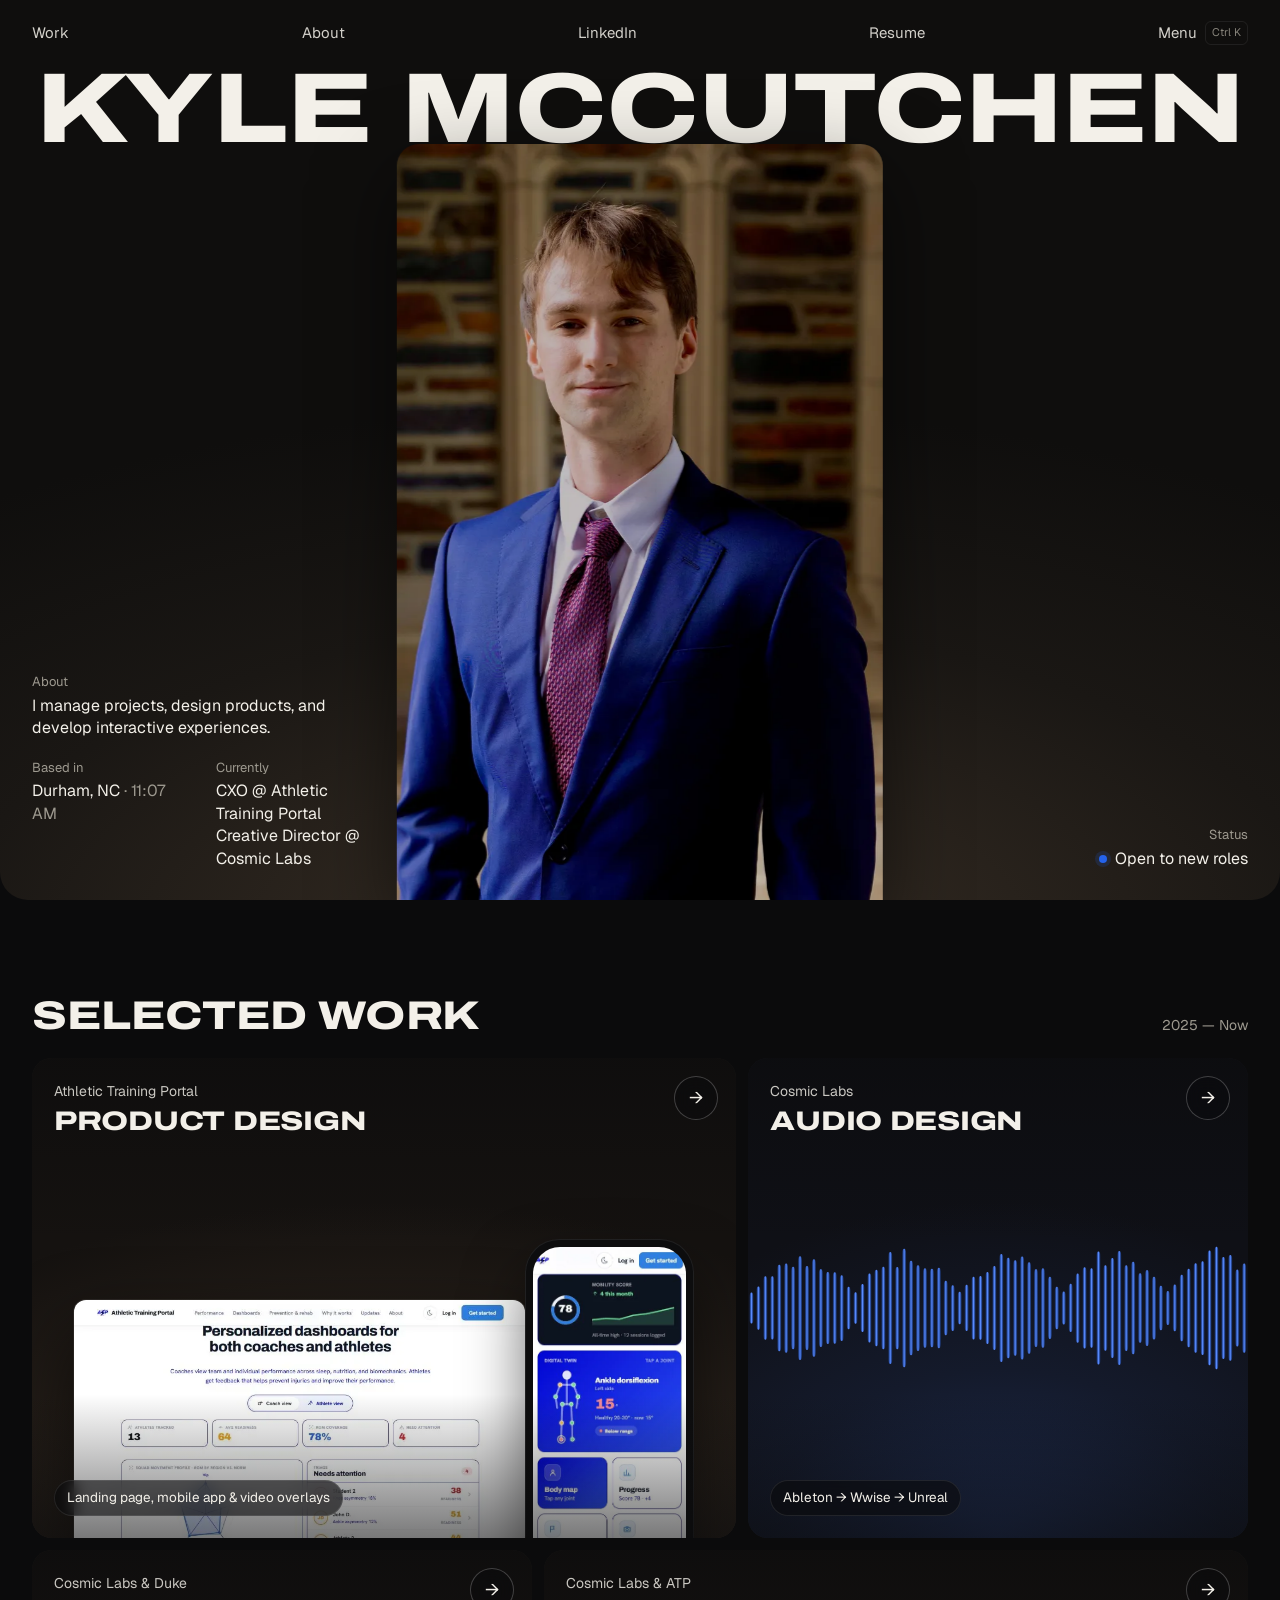
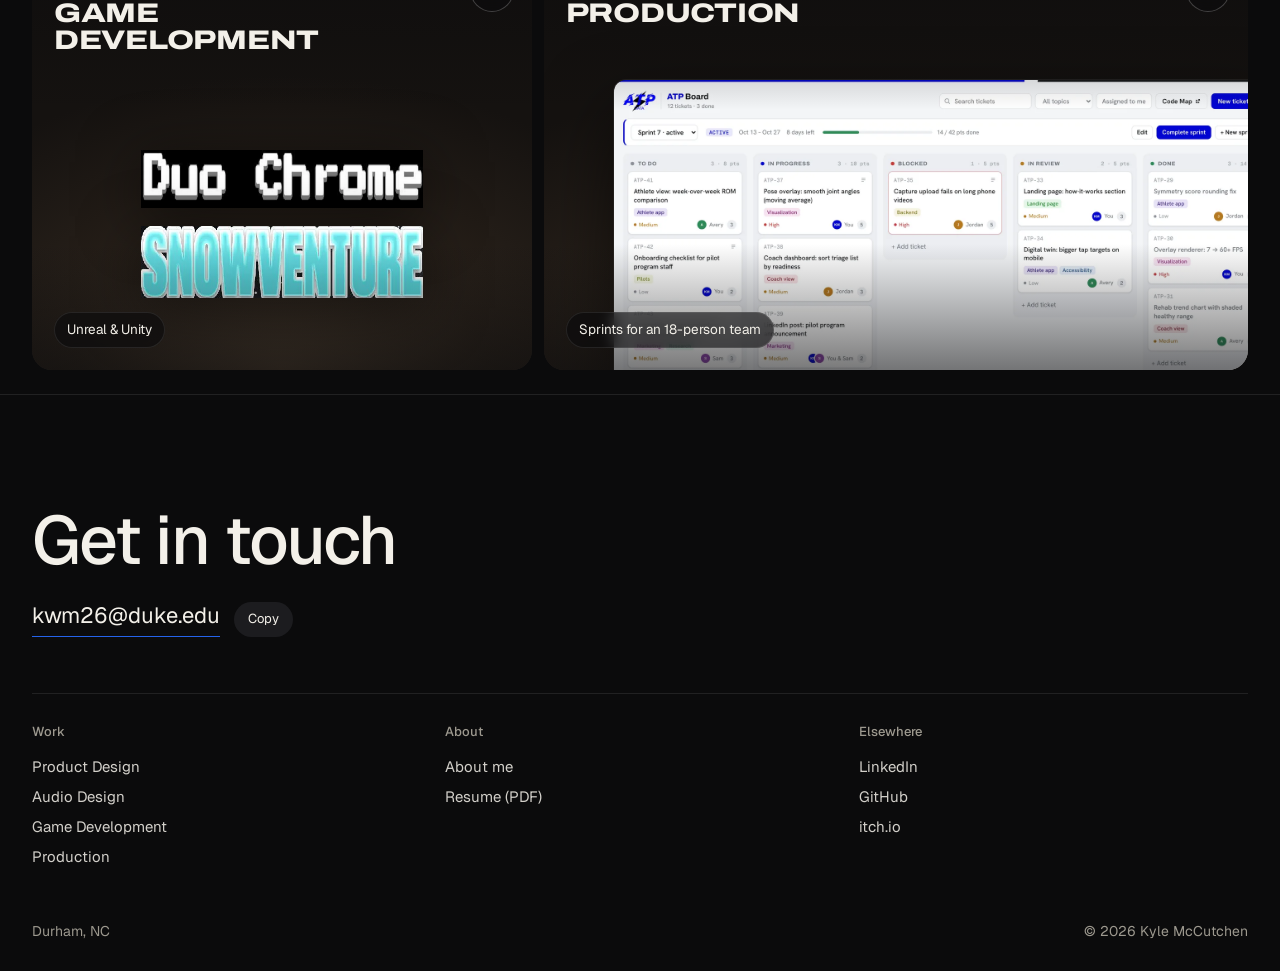
<file: index.html>
<!doctype html>
<html lang="en">
<head>
<meta charset="utf-8">
<meta name="viewport" content="width=device-width, initial-scale=1">
<title>Kyle McCutchen — Product Design, Audio Design, Game Development &amp; Production</title>
<meta name="description" content="Kyle McCutchen: product designer, design engineer, producer, and audio designer. Product design at Athletic Training Portal, internal tools, and game and audio work at Cosmic Labs. Durham, NC.">
<link rel="icon" href="assets/img/favicon.svg" type="image/svg+xml">
<link rel="apple-touch-icon" href="assets/img/apple-touch-icon.png">
<meta name="theme-color" content="#0B0B0C">
<meta property="og:type" content="website">
<meta property="og:site_name" content="Kyle McCutchen">
<meta property="og:title" content="Kyle McCutchen — Product Design, Engineering &amp; Production">
<meta property="og:description" content="Kyle McCutchen: product designer, design engineer, producer, and audio designer. Product design at Athletic Training Portal, internal tools, and game and audio work at Cosmic Labs. Durham, NC.">
<meta property="og:url" content="https://kwm26.github.io/Portfolio-Website/">
<meta property="og:image" content="https://kwm26.github.io/Portfolio-Website/assets/img/og-image.png">
<meta property="og:image:width" content="1200">
<meta property="og:image:height" content="630">
<meta name="twitter:card" content="summary_large_image">
<link rel="preconnect" href="https://fonts.googleapis.com">
<link rel="preconnect" href="https://fonts.gstatic.com" crossorigin>
<link href="https://fonts.googleapis.com/css2?family=Archivo:wdth,wght@62..125,100..900&family=Geist:wght@300..700&family=Instrument+Serif:ital@0;1&display=swap" rel="stylesheet">
<link rel="stylesheet" href="css/style.css?v=11">
</head>
<body>
<header class="site-header home"><div class="nav-inner">
  <a class="brand" href="index.html">Kyle McCutchen</a>
  <nav><a href="index.html#work">Work</a><a href="about.html">About</a><a href="https://www.linkedin.com/in/kyle-mccutchen/" target="_blank" rel="noopener">LinkedIn</a><a href="assets/Kyle_McCutchen_Resume.pdf" target="_blank" rel="noopener">Resume</a></nav>
</div></header>

<section class="hero-home">
  <h1 class="wordmark display"><span>Kyle McCutchen</span></h1>
  <div class="hero-portrait"><img src="assets/img/hero-portrait-mobile.webp" alt="Kyle McCutchen in a suit at Duke University" width="900" height="1200"></div>
  <div class="hero-meta">
    <div class="about"><span class="label">About</span><p>I manage projects, design products, and develop interactive experiences.</p></div>
    <div><span class="label">Based in</span><p>Durham, NC <span class="local-time"></span></p></div>
    <div><span class="label">Currently</span><p>CXO @ Athletic Training Portal<br>Creative Director @ Cosmic Labs</p></div>
  </div>
  <div class="hero-status"><span class="label">Status</span><p><span class="dot"></span>Open to new roles</p></div>
</section>

<section class="work" id="work"><div class="wrap">
  <div class="section-head"><h2>Selected work</h2><span>2025 — Now</span></div>
  <div class="bento">

    <a class="card c-pd" href="front-end.html">
      <div class="card-media stage"><div class="screen desk"><img src="assets/img/atp-coach-dashboard.webp" alt="ATP coach dashboard" loading="lazy"></div><div class="phone"><img src="assets/img/atp-mobile-athlete.webp" alt="ATP athlete view on a phone" loading="lazy"></div></div>
      <div class="card-top"><span class="card-meta">Athletic Training Portal</span><h3>Product Design</h3></div>
      <p class="card-outcome">Landing page, mobile app &amp; video overlays</p>
      <span class="card-arrow" aria-hidden="true">&rarr;</span>
    </a>

    <a class="card c-au" href="game-dev/audio.html">
      <div class="card-media stage cool"><svg class="wave" viewBox="0 0 1000 200" preserveAspectRatio="none" aria-hidden="true"><defs><linearGradient id="wg" x1="0" x2="1"><stop offset="0" stop-color="#2563EB" stop-opacity=".25"/><stop offset=".5" stop-color="#5b8cff"/><stop offset="1" stop-color="#2563EB" stop-opacity=".25"/></linearGradient></defs><g fill="url(#wg)"><rect x="3.0" y="87.5" width="7.9" height="25.0" rx="4"/><rect x="16.9" y="82.7" width="7.9" height="34.7" rx="4"/><rect x="30.8" y="74.6" width="7.9" height="50.8" rx="4"/><rect x="44.7" y="74.6" width="7.9" height="50.7" rx="4"/><rect x="58.6" y="65.4" width="7.9" height="69.2" rx="4"/><rect x="72.4" y="64.3" width="7.9" height="71.5" rx="4"/><rect x="86.3" y="66.9" width="7.9" height="66.1" rx="4"/><rect x="100.2" y="58.5" width="7.9" height="83.1" rx="4"/><rect x="114.1" y="66.4" width="7.9" height="67.3" rx="4"/><rect x="128.0" y="61.0" width="7.9" height="78.1" rx="4"/><rect x="141.9" y="68.7" width="7.9" height="62.6" rx="4"/><rect x="155.8" y="71.1" width="7.9" height="57.7" rx="4"/><rect x="169.7" y="71.3" width="7.9" height="57.4" rx="4"/><rect x="183.6" y="73.7" width="7.9" height="52.7" rx="4"/><rect x="197.4" y="83.0" width="7.9" height="34.1" rx="4"/><rect x="211.3" y="87.3" width="7.9" height="25.4" rx="4"/><rect x="225.2" y="80.7" width="7.9" height="38.5" rx="4"/><rect x="239.1" y="72.3" width="7.9" height="55.4" rx="4"/><rect x="253.0" y="69.4" width="7.9" height="61.2" rx="4"/><rect x="266.9" y="67.0" width="7.9" height="66.0" rx="4"/><rect x="280.8" y="55.2" width="7.9" height="89.7" rx="4"/><rect x="294.7" y="67.1" width="7.9" height="65.9" rx="4"/><rect x="308.6" y="52.5" width="7.9" height="94.9" rx="4"/><rect x="322.4" y="62.2" width="7.9" height="75.7" rx="4"/><rect x="336.3" y="65.7" width="7.9" height="68.7" rx="4"/><rect x="350.2" y="68.1" width="7.9" height="63.8" rx="4"/><rect x="364.1" y="68.6" width="7.9" height="62.9" rx="4"/><rect x="378.0" y="67.7" width="7.9" height="64.6" rx="4"/><rect x="391.9" y="78.2" width="7.9" height="43.6" rx="4"/><rect x="405.8" y="81.7" width="7.9" height="36.7" rx="4"/><rect x="419.7" y="87.0" width="7.9" height="26.1" rx="4"/><rect x="433.6" y="81.4" width="7.9" height="37.1" rx="4"/><rect x="447.4" y="74.9" width="7.9" height="50.3" rx="4"/><rect x="461.3" y="74.4" width="7.9" height="51.1" rx="4"/><rect x="475.2" y="71.2" width="7.9" height="57.7" rx="4"/><rect x="489.1" y="66.4" width="7.9" height="67.2" rx="4"/><rect x="503.0" y="56.8" width="7.9" height="86.5" rx="4"/><rect x="516.9" y="59.8" width="7.9" height="80.5" rx="4"/><rect x="530.8" y="61.8" width="7.9" height="76.4" rx="4"/><rect x="544.7" y="58.7" width="7.9" height="82.6" rx="4"/><rect x="558.6" y="63.3" width="7.9" height="73.3" rx="4"/><rect x="572.4" y="68.8" width="7.9" height="62.4" rx="4"/><rect x="586.3" y="68.2" width="7.9" height="63.7" rx="4"/><rect x="600.2" y="75.0" width="7.9" height="49.9" rx="4"/><rect x="614.1" y="83.0" width="7.9" height="34.1" rx="4"/><rect x="628.0" y="86.7" width="7.9" height="26.5" rx="4"/><rect x="641.9" y="80.6" width="7.9" height="38.7" rx="4"/><rect x="655.8" y="72.3" width="7.9" height="55.5" rx="4"/><rect x="669.7" y="67.4" width="7.9" height="65.1" rx="4"/><rect x="683.6" y="68.1" width="7.9" height="63.8" rx="4"/><rect x="697.4" y="54.8" width="7.9" height="90.4" rx="4"/><rect x="711.3" y="65.8" width="7.9" height="68.4" rx="4"/><rect x="725.2" y="59.9" width="7.9" height="80.2" rx="4"/><rect x="739.1" y="54.4" width="7.9" height="91.2" rx="4"/><rect x="753.0" y="65.7" width="7.9" height="68.7" rx="4"/><rect x="766.9" y="62.9" width="7.9" height="74.1" rx="4"/><rect x="780.8" y="72.1" width="7.9" height="55.7" rx="4"/><rect x="794.7" y="69.6" width="7.9" height="60.8" rx="4"/><rect x="808.6" y="74.9" width="7.9" height="50.3" rx="4"/><rect x="822.4" y="82.2" width="7.9" height="35.6" rx="4"/><rect x="836.3" y="86.3" width="7.9" height="27.4" rx="4"/><rect x="850.2" y="81.2" width="7.9" height="37.5" rx="4"/><rect x="864.1" y="73.3" width="7.9" height="53.4" rx="4"/><rect x="878.0" y="68.6" width="7.9" height="62.8" rx="4"/><rect x="891.9" y="64.2" width="7.9" height="71.6" rx="4"/><rect x="905.8" y="62.5" width="7.9" height="75.1" rx="4"/><rect x="919.7" y="54.0" width="7.9" height="91.9" rx="4"/><rect x="933.6" y="51.0" width="7.9" height="98.0" rx="4"/><rect x="947.4" y="59.2" width="7.9" height="81.7" rx="4"/><rect x="961.3" y="57.6" width="7.9" height="84.7" rx="4"/><rect x="975.2" y="69.2" width="7.9" height="61.6" rx="4"/><rect x="989.1" y="64.3" width="7.9" height="71.5" rx="4"/></g></svg></div>
      <div class="card-top"><span class="card-meta">Cosmic Labs</span><h3>Audio Design</h3></div>
      <p class="card-outcome">Ableton &rarr; Wwise &rarr; Unreal</p>
      <span class="card-arrow" aria-hidden="true">&rarr;</span>
    </a>

    <a class="card c-gd" href="game-dev/index.html">
      <div class="card-media stage"><div class="titles"><img src="assets/img/duo-chrome-title.webp" alt="Duo Chrome" loading="lazy"><img src="assets/img/snowventure-title.webp" alt="Snowventure" loading="lazy"></div></div>
      <div class="card-top"><span class="card-meta">Cosmic Labs &amp; Duke</span><h3>Game Development</h3></div>
      <p class="card-outcome">Unreal &amp; Unity</p>
      <span class="card-arrow" aria-hidden="true">&rarr;</span>
    </a>

    <a class="card c-pr" href="production.html">
      <div class="card-media stage"><div class="screen"><img src="assets/img/atp-board.webp" alt="ATP Board sprint view" loading="lazy"></div></div>
      <div class="card-top"><span class="card-meta">Cosmic Labs &amp; ATP</span><h3>Production</h3></div>
      <p class="card-outcome">Sprints for an 18-person team</p>
      <span class="card-arrow" aria-hidden="true">&rarr;</span>
    </a>

  </div>
</div></section>

<footer class="site-footer" id="contact"><div class="wrap">
  <p class="cta">Get in touch</p>
  <a class="mail" href="mailto:kwm26@duke.edu">kwm26@duke.edu</a>
  <div class="foot-cols">
    <div><h4>Work</h4><a href="front-end.html">Product Design</a><a href="game-dev/audio.html">Audio Design</a><a href="game-dev/index.html">Game Development</a><a href="production.html">Production</a></div>
    <div><h4>About</h4><a href="about.html">About me</a><a href="assets/Kyle_McCutchen_Resume.pdf" target="_blank" rel="noopener">Resume (PDF)</a></div>
    <div><h4>Elsewhere</h4><a href="https://www.linkedin.com/in/kyle-mccutchen/" target="_blank" rel="noopener">LinkedIn</a><a href="https://github.com/kwm26" target="_blank" rel="noopener">GitHub</a><a href="https://kylemccw.itch.io/" target="_blank" rel="noopener">itch.io</a></div>
  </div>
  <div class="foot-base"><span>Durham, NC</span><span>&copy; 2026 Kyle McCutchen</span></div>
</div></footer>
<script src="js/site.js?v=6"></script>
</body>
</html>
</file>
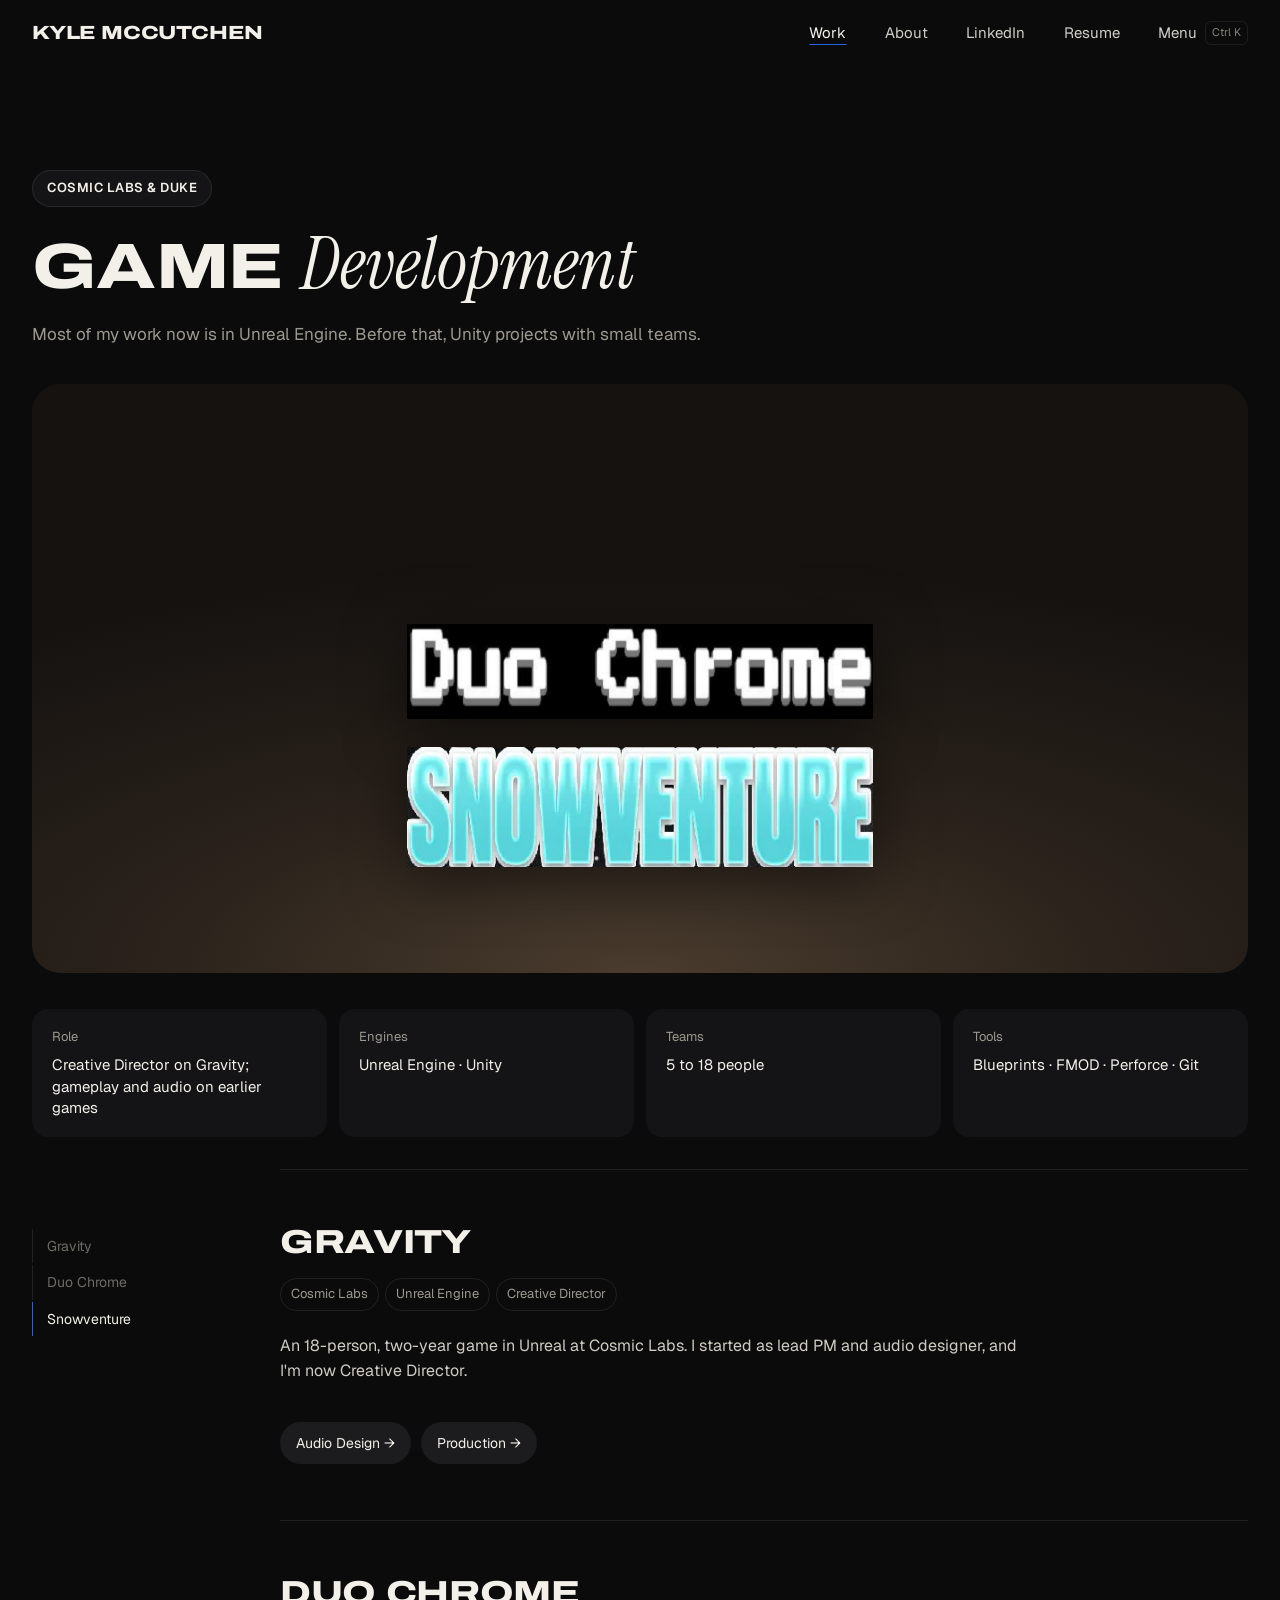
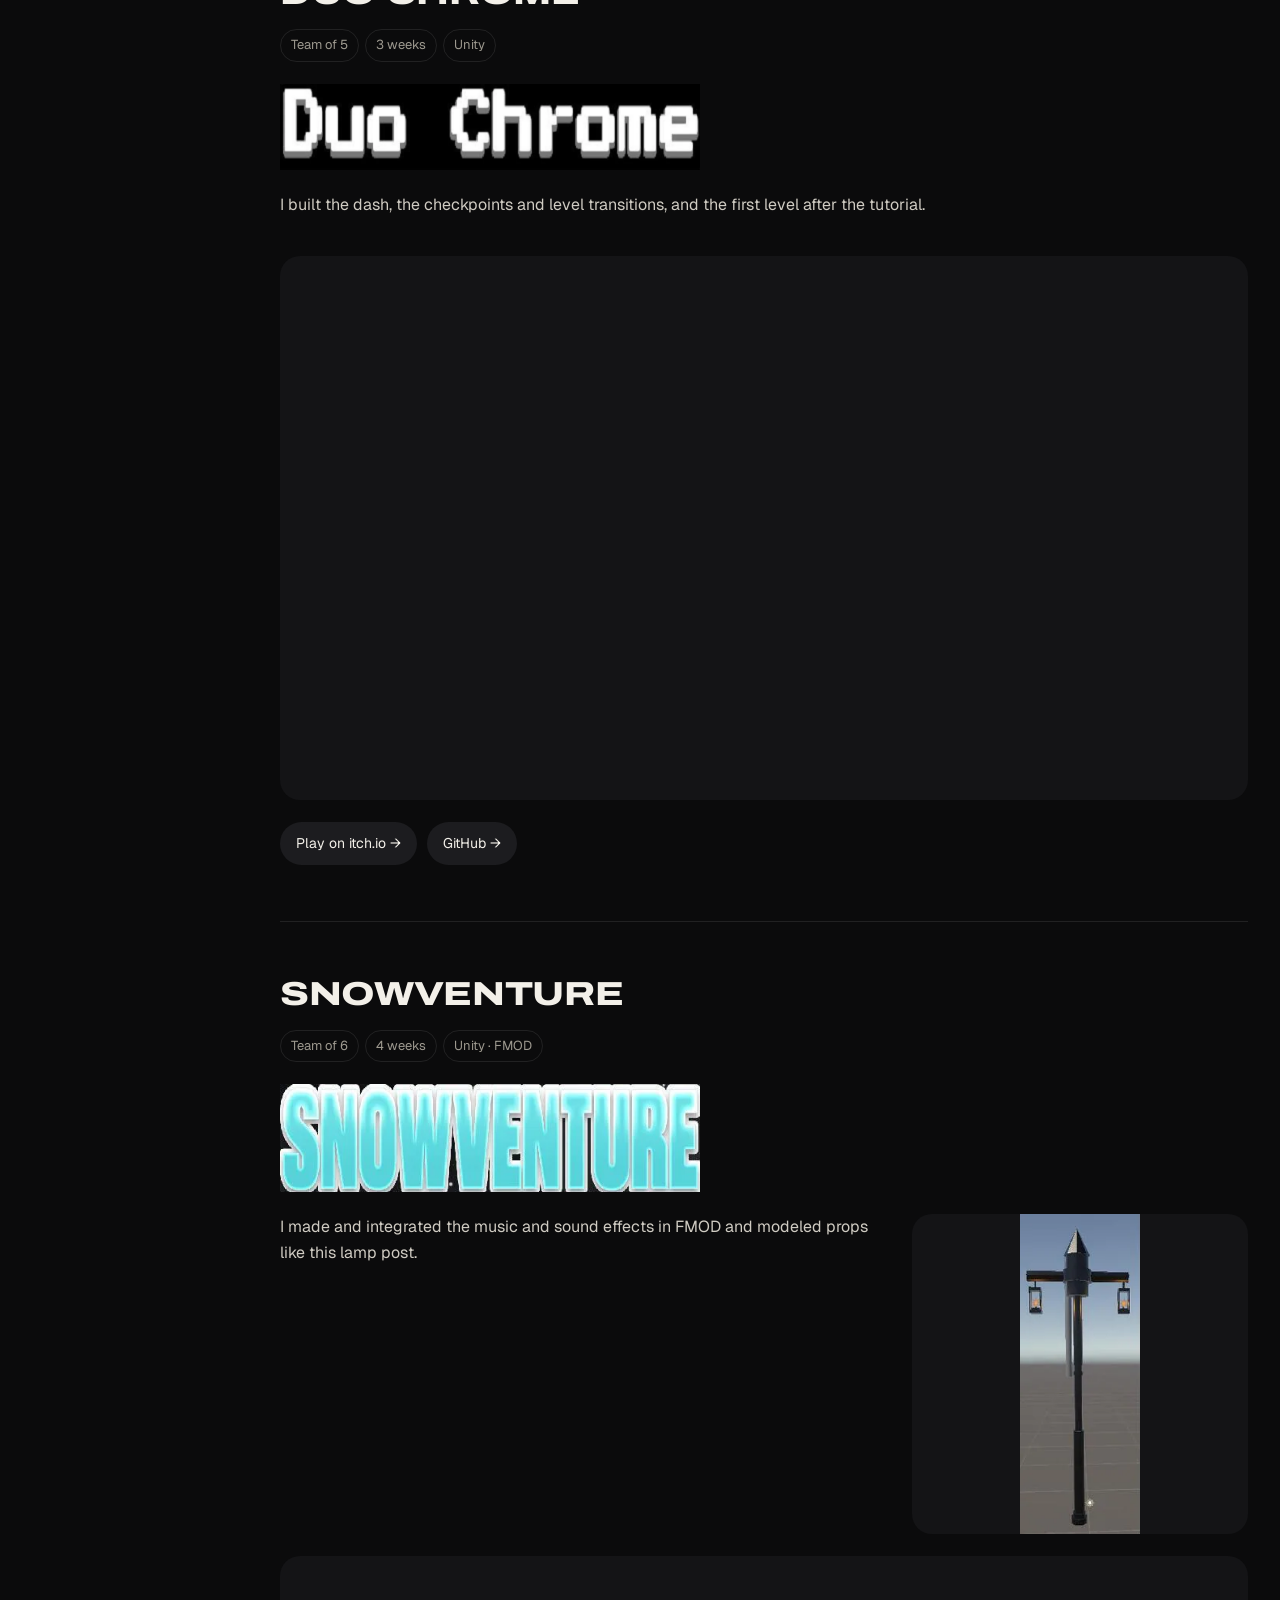
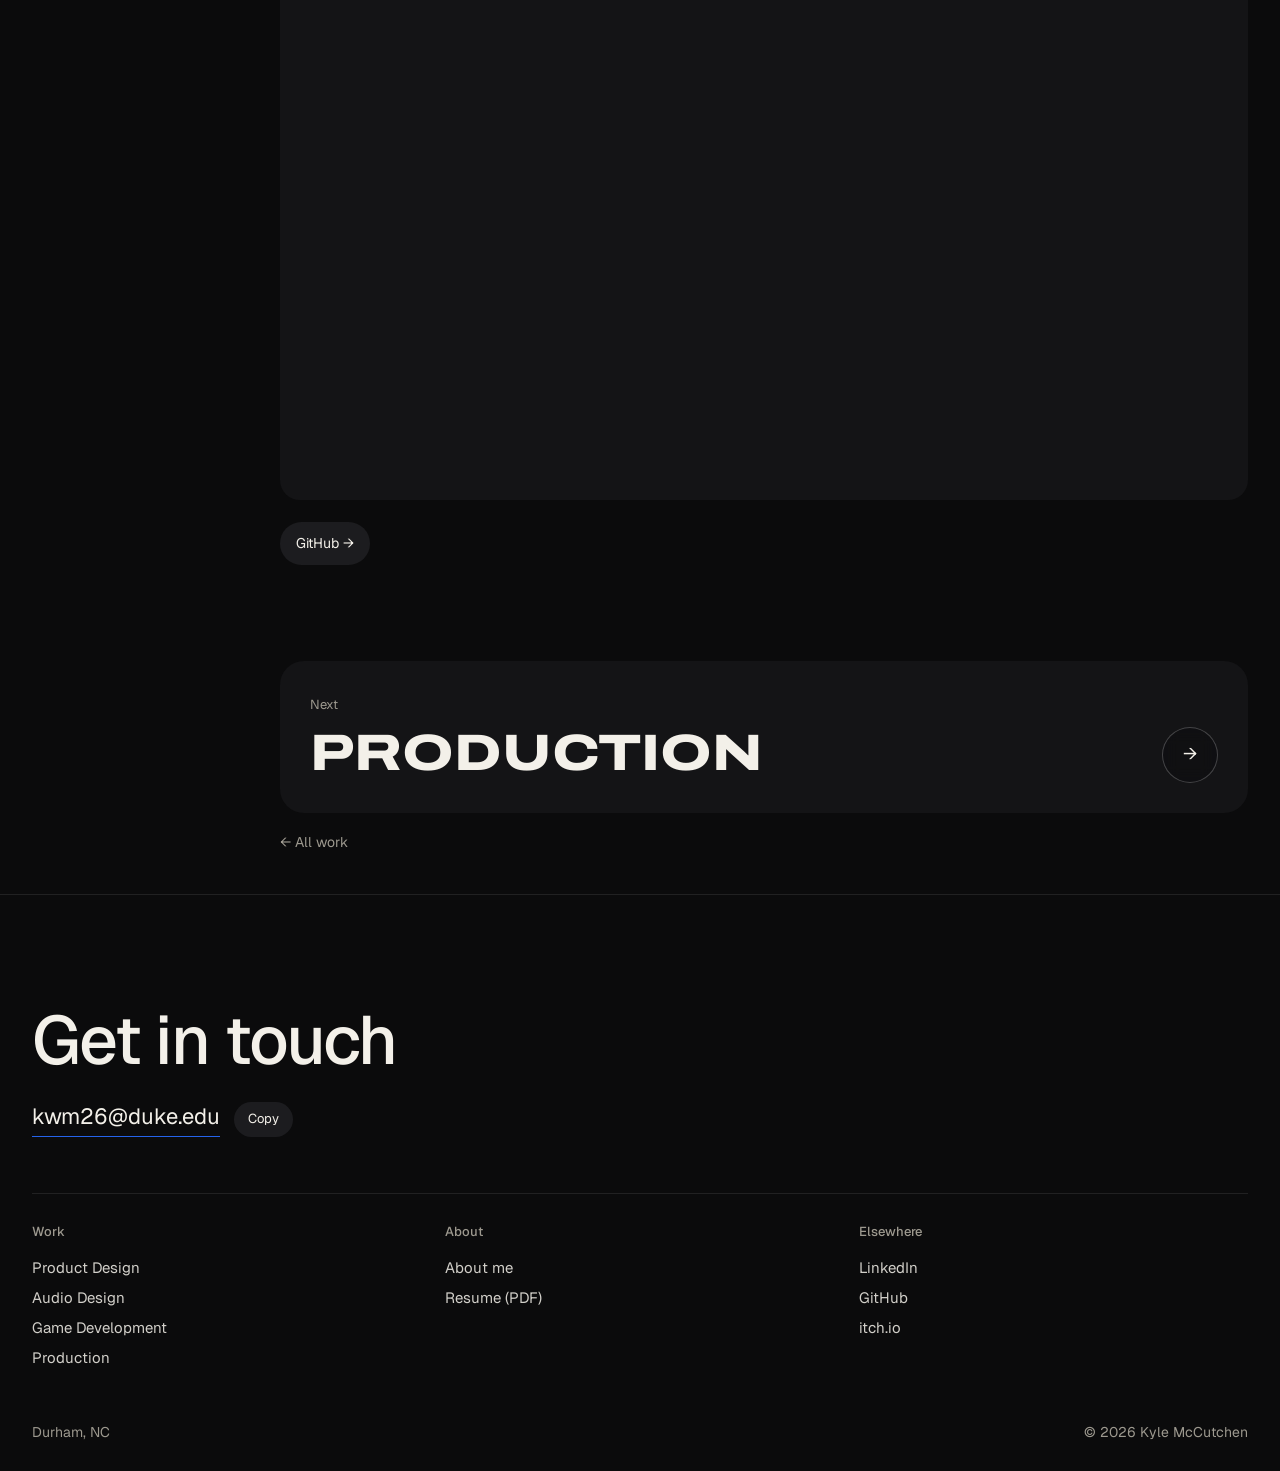
<file: game-dev/index.html>
<!doctype html>
<html lang="en">
<head>
<meta charset="utf-8">
<meta name="viewport" content="width=device-width, initial-scale=1">
<title>Game Development — Kyle McCutchen</title>
<meta name="description" content="Game development work by Kyle McCutchen: Gravity, Duo Chrome, and Snowventure.">
<link rel="icon" href="../assets/img/favicon.svg" type="image/svg+xml">
<link rel="apple-touch-icon" href="../assets/img/apple-touch-icon.png">
<meta name="theme-color" content="#0B0B0C">
<meta property="og:type" content="website">
<meta property="og:site_name" content="Kyle McCutchen">
<meta property="og:title" content="Game Development — Kyle McCutchen">
<meta property="og:description" content="Game development work by Kyle McCutchen: Gravity, Duo Chrome, and Snowventure.">
<meta property="og:url" content="https://kwm26.github.io/portfolio/game-dev/index.html">
<meta property="og:image" content="https://kwm26.github.io/portfolio/assets/img/og-image.png">
<meta property="og:image:width" content="1200">
<meta property="og:image:height" content="630">
<meta name="twitter:card" content="summary_large_image">
<link rel="preconnect" href="https://fonts.googleapis.com">
<link rel="preconnect" href="https://fonts.gstatic.com" crossorigin>
<link href="https://fonts.googleapis.com/css2?family=Archivo:wdth,wght@62..125,100..900&family=Geist:wght@300..700&family=Instrument+Serif:ital@0;1&display=swap" rel="stylesheet">
<link rel="stylesheet" href="../css/style.css?v=11">
</head>
<body>

<header class="site-header"><div class="nav-inner">
  <a class="brand" href="../index.html">Kyle McCutchen</a>
  <nav><a class="active" href="../index.html#work">Work</a><a href="../about.html">About</a><a href="https://www.linkedin.com/in/kyle-mccutchen/" target="_blank" rel="noopener">LinkedIn</a><a href="../assets/Kyle_McCutchen_Resume.pdf" target="_blank" rel="noopener">Resume</a></nav>
</div></header>
<div class="progress" aria-hidden="true"><span></span></div>

<section class="cs-top"><div class="wrap">
  <span class="tagbox">Cosmic Labs &amp; Duke</span>
  <h1>Game <span class="flip">Development</span></h1>
  <p class="bio">Most of my work now is in Unreal Engine. Before that, Unity projects with small teams.</p>
  <div class="cs-cover stage"><div class="titles"><img src="../assets/img/duo-chrome-title.webp" alt="Duo Chrome"><img src="../assets/img/snowventure-title.webp" alt="Snowventure"></div></div>
</div></section>

<section class="cs-facts"><div class="wrap">
  <dl class="facts">
    <div><dt>Role</dt><dd>Creative Director on Gravity; gameplay and audio on earlier games</dd></div>
    <div><dt>Engines</dt><dd>Unreal Engine · Unity</dd></div>
    <div><dt>Teams</dt><dd>5 to 18 people</dd></div>
    <div><dt>Tools</dt><dd>Blueprints · FMOD · Perforce · Git</dd></div>
  </dl>
</div></section>

<article class="cs-body"><div class="wrap cs-layout"><aside class="toc" aria-label="On this page"></aside><div class="cs-main">
  <section class="cs-section">
    <div><h2>Gravity</h2><ul class="meta-list"><li>Cosmic Labs</li><li>Unreal Engine</li><li>Creative Director</li></ul></div>
    <div class="proj-stack">
      <p>An 18-person, two-year game in Unreal at Cosmic Labs. I started as lead PM and audio designer, and I'm now Creative Director.</p><div class="linkrow"><a href="audio.html">Audio Design</a><a href="../production.html">Production</a></div>
    </div>
  </section>

  <section class="cs-section">
    <div><h2>Duo Chrome</h2><ul class="meta-list"><li>Team of 5</li><li>3 weeks</li><li>Unity</li></ul></div>
    <div class="proj-stack">
      <img class="proj-title-img" src="../assets/img/duo-chrome-title.webp" alt="Duo Chrome title art" width="542" height="111"><p>I built the dash, the checkpoints and level transitions, and the first level after the tutorial.</p><div class="yt"><iframe src="https://www.youtube-nocookie.com/embed/HxY6oPc4MoE?rel=0" title="Duo Chrome gameplay" loading="lazy" allow="accelerometer; encrypted-media; gyroscope; picture-in-picture; fullscreen" allowfullscreen></iframe></div><div class="linkrow"><a href="https://kylemccw.itch.io/duo-chrome" target="_blank" rel="noopener">Play on itch.io</a><a href="https://github.com/kwm26/Duo-Chrome" target="_blank" rel="noopener">GitHub</a></div>
    </div>
  </section>

  <section class="cs-section">
    <div><h2>Snowventure</h2><ul class="meta-list"><li>Team of 6</li><li>4 weeks</li><li>Unity · FMOD</li></ul></div>
    <div class="proj-stack">
      <img class="proj-title-img" src="../assets/img/snowventure-title.webp" alt="Snowventure title art" width="519" height="133"><div class="side-by-side"><p>I made and integrated the music and sound effects in FMOD and modeled props like this lamp post.</p><figure class="shot"><img src="../assets/img/snowventure-lamp-model.webp" alt="Lamp post 3D model from Snowventure" width="157" height="420" loading="lazy"></figure></div><div class="yt"><iframe src="https://www.youtube-nocookie.com/embed/1xxd3UNAjl4?rel=0" title="Snowventure gameplay" loading="lazy" allow="accelerometer; encrypted-media; gyroscope; picture-in-picture; fullscreen" allowfullscreen></iframe></div><div class="linkrow"><a href="https://github.com/kwm26/Snowventure" target="_blank" rel="noopener">GitHub</a></div>
    </div>
  </section>


  <a class="next-card" href="../production.html"><span class="label">Next</span><span class="next-title">Production</span><span class="card-arrow" aria-hidden="true">&rarr;</span></a>
  <a class="back-link" href="../index.html#work">&larr; All work</a>

</div></div></article>

<footer class="site-footer" id="contact"><div class="wrap">
  <p class="cta">Get in touch</p>
  <a class="mail" href="mailto:kwm26@duke.edu">kwm26@duke.edu</a>
  <div class="foot-cols">
    <div><h4>Work</h4><a href="../front-end.html">Product Design</a><a href="../game-dev/audio.html">Audio Design</a><a href="../game-dev/index.html">Game Development</a><a href="../production.html">Production</a></div>
    <div><h4>About</h4><a href="../about.html">About me</a><a href="../assets/Kyle_McCutchen_Resume.pdf" target="_blank" rel="noopener">Resume (PDF)</a></div>
    <div><h4>Elsewhere</h4><a href="https://www.linkedin.com/in/kyle-mccutchen/" target="_blank" rel="noopener">LinkedIn</a><a href="https://github.com/kwm26" target="_blank" rel="noopener">GitHub</a><a href="https://kylemccw.itch.io/" target="_blank" rel="noopener">itch.io</a></div>
  </div>
  <div class="foot-base"><span>Durham, NC</span><span>&copy; 2026 Kyle McCutchen</span></div>
</div></footer>

<script src="../js/site.js?v=6"></script>
</body>
</html>
</file>
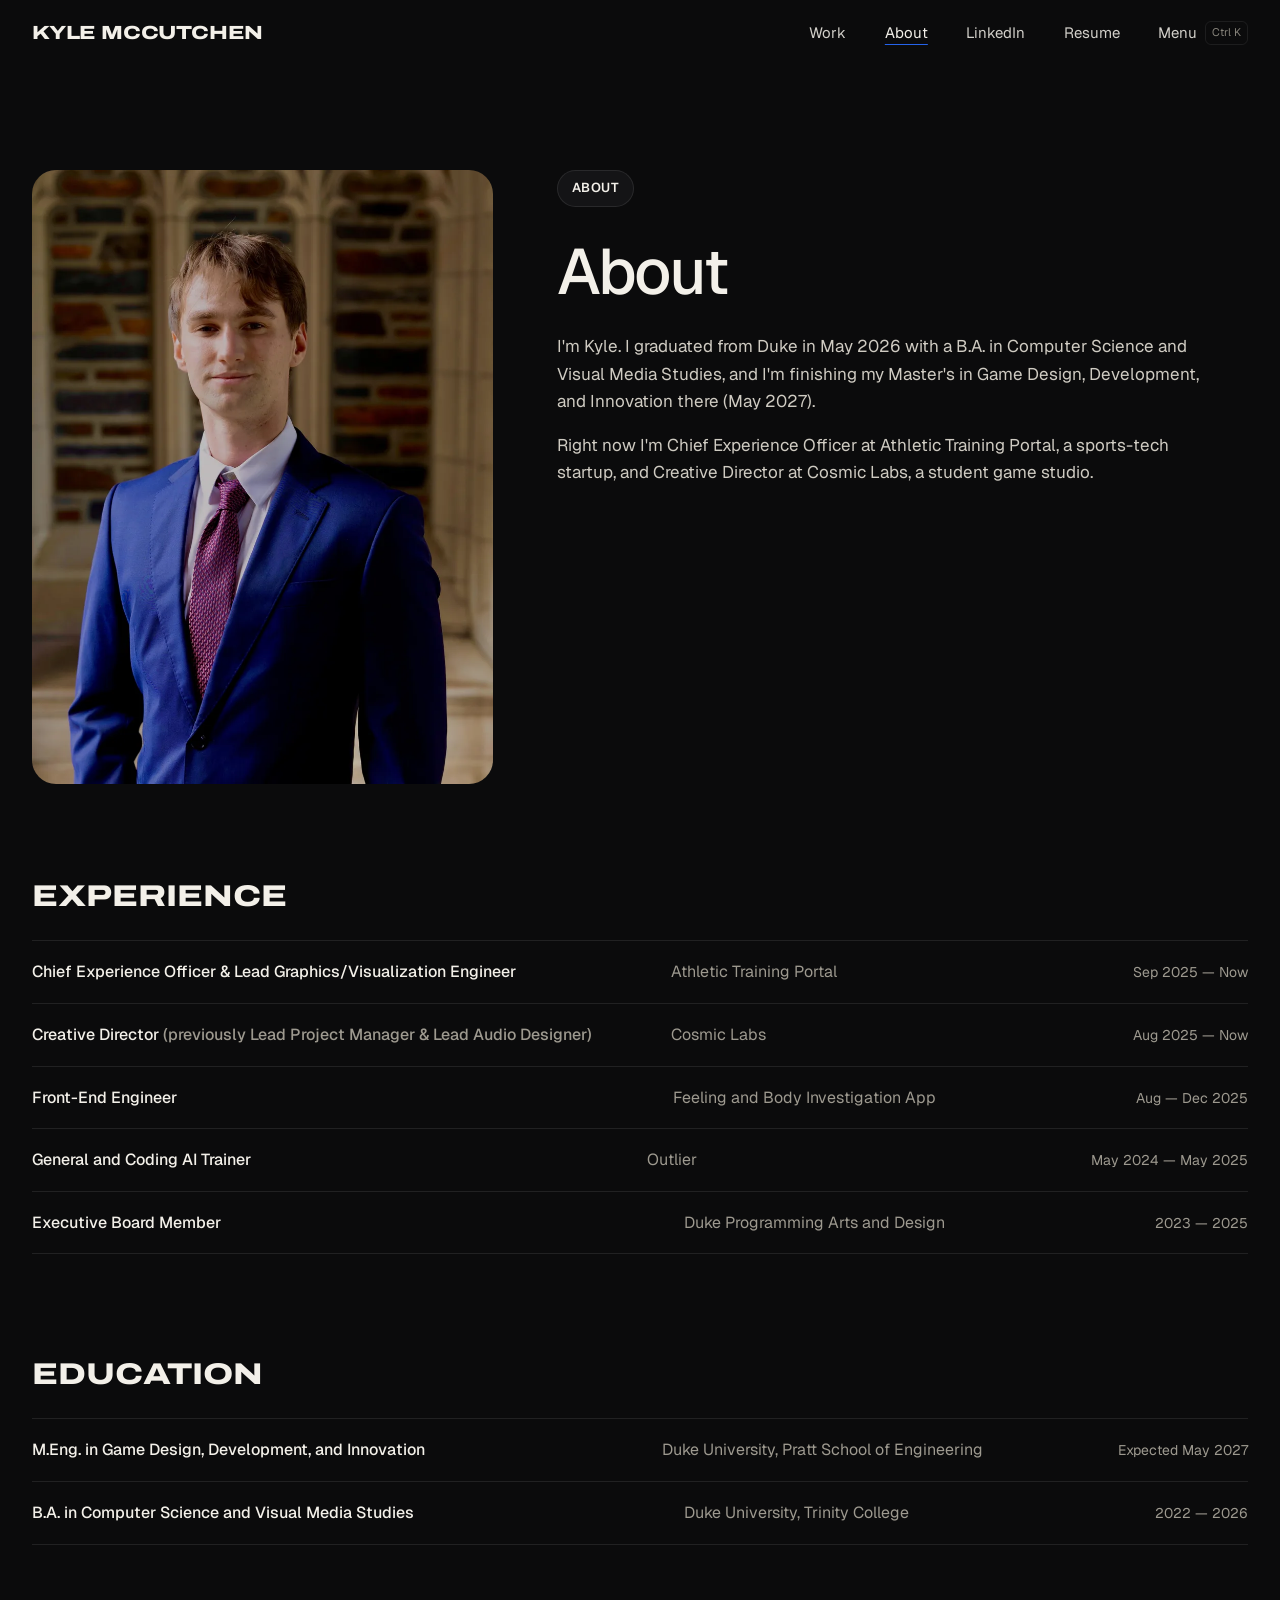
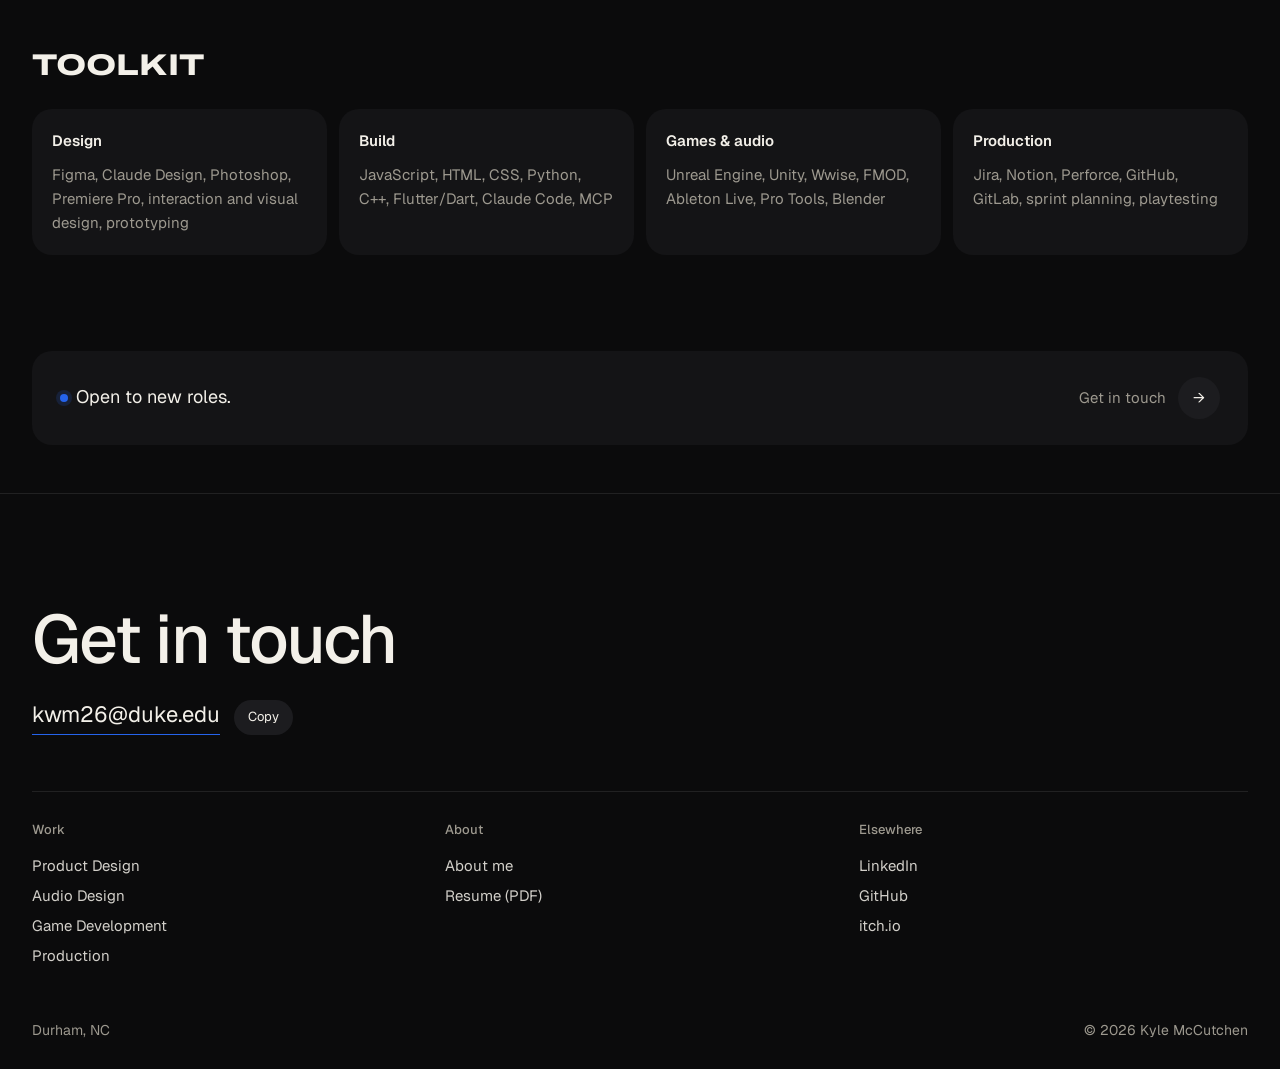
<file: about.html>
<!doctype html>
<html lang="en">
<head>
<meta charset="utf-8">
<meta name="viewport" content="width=device-width, initial-scale=1">
<title>About — Kyle McCutchen</title>
<meta name="description" content="About Kyle McCutchen: product designer, design engineer, producer, and audio designer in Durham, NC.">
<link rel="icon" href="assets/img/favicon.svg" type="image/svg+xml">
<link rel="apple-touch-icon" href="assets/img/apple-touch-icon.png">
<meta name="theme-color" content="#0B0B0C">
<meta property="og:type" content="website">
<meta property="og:site_name" content="Kyle McCutchen">
<meta property="og:title" content="About — Kyle McCutchen">
<meta property="og:description" content="About Kyle McCutchen: product designer, design engineer, producer, and audio designer in Durham, NC.">
<meta property="og:url" content="https://kwm26.github.io/Portfolio-Website/about.html">
<meta property="og:image" content="https://kwm26.github.io/Portfolio-Website/assets/img/og-image.png">
<meta property="og:image:width" content="1200">
<meta property="og:image:height" content="630">
<meta name="twitter:card" content="summary_large_image">
<link rel="preconnect" href="https://fonts.googleapis.com">
<link rel="preconnect" href="https://fonts.gstatic.com" crossorigin>
<link href="https://fonts.googleapis.com/css2?family=Archivo:wdth,wght@62..125,100..900&family=Geist:wght@300..700&family=Instrument+Serif:ital@0;1&display=swap" rel="stylesheet">
<link rel="stylesheet" href="css/style.css?v=11">
</head>
<body>
<header class="site-header"><div class="nav-inner">
  <a class="brand" href="index.html">Kyle McCutchen</a>
  <nav><a href="index.html#work">Work</a><a class="active" href="about.html">About</a><a href="https://www.linkedin.com/in/kyle-mccutchen/" target="_blank" rel="noopener">LinkedIn</a><a href="assets/Kyle_McCutchen_Resume.pdf" target="_blank" rel="noopener">Resume</a></nav>
</div></header>

<main class="wrap">
  <section class="about-hero">
    <img src="assets/img/about-portrait.webp" alt="Kyle McCutchen" width="900" height="1200">
    <div>
      <span class="tagbox">About</span>
      <h1>About</h1>
      <p>I'm Kyle. I graduated from Duke in May 2026 with a B.A. in Computer Science and Visual Media Studies, and I'm finishing my Master's in Game Design, Development, and Innovation there (May 2027).</p>
      <p>Right now I'm Chief Experience Officer at Athletic Training Portal, a sports-tech startup, and Creative Director at Cosmic Labs, a student game studio.</p>
</div>
  </section>

  <section class="about-block">
    <h2>Experience</h2>
    <div class="rows">
      <div class="row"><b>Chief Experience Officer &amp; Lead Graphics/Visualization Engineer</b><span>Athletic Training Portal</span><time>Sep 2025 — Now</time></div>
      <div class="row"><b>Creative Director <span>(previously Lead Project Manager &amp; Lead Audio Designer)</span></b><span>Cosmic Labs</span><time>Aug 2025 — Now</time></div>
      <div class="row"><b>Front-End Engineer</b><span>Feeling and Body Investigation App</span><time>Aug — Dec 2025</time></div>
      <div class="row"><b>General and Coding AI Trainer</b><span>Outlier</span><time>May 2024 — May 2025</time></div>
      <div class="row"><b>Executive Board Member</b><span>Duke Programming Arts and Design</span><time>2023 — 2025</time></div>
    </div>
  </section>

  <section class="about-block">
    <h2>Education</h2>
    <div class="rows">
      <div class="row"><b>M.Eng. in Game Design, Development, and Innovation</b><span>Duke University, Pratt School of Engineering</span><time>Expected May 2027</time></div>
      <div class="row"><b>B.A. in Computer Science and Visual Media Studies</b><span>Duke University, Trinity College</span><time>2022 — 2026</time></div>
    </div>
  </section>

  <section class="about-block">
    <h2>Toolkit</h2>
    <div class="toolkit">
      <div><h3>Design</h3><p>Figma, Claude Design, Photoshop, Premiere Pro, interaction and visual design, prototyping</p></div>
      <div><h3>Build</h3><p>JavaScript, HTML, CSS, Python, C++, Flutter/Dart, Claude Code, MCP</p></div>
      <div><h3>Games &amp; audio</h3><p>Unreal Engine, Unity, Wwise, FMOD, Ableton Live, Pro Tools, Blender</p></div>
      <div><h3>Production</h3><p>Jira, Notion, Perforce, GitHub, GitLab, sprint planning, playtesting</p></div>
    </div>
  </section>

  <section class="about-block">
    <div class="status-card"><p><span class="dot"></span>Open to new roles.</p><a class="pill-link" style="margin:0" href="mailto:kwm26@duke.edu">Get in touch <span class="arrow">&rarr;</span></a></div>
  </section>
</main>

<footer class="site-footer" id="contact"><div class="wrap">
  <p class="cta">Get in touch</p>
  <a class="mail" href="mailto:kwm26@duke.edu">kwm26@duke.edu</a>
  <div class="foot-cols">
    <div><h4>Work</h4><a href="front-end.html">Product Design</a><a href="game-dev/audio.html">Audio Design</a><a href="game-dev/index.html">Game Development</a><a href="production.html">Production</a></div>
    <div><h4>About</h4><a href="about.html">About me</a><a href="assets/Kyle_McCutchen_Resume.pdf" target="_blank" rel="noopener">Resume (PDF)</a></div>
    <div><h4>Elsewhere</h4><a href="https://www.linkedin.com/in/kyle-mccutchen/" target="_blank" rel="noopener">LinkedIn</a><a href="https://github.com/kwm26" target="_blank" rel="noopener">GitHub</a><a href="https://kylemccw.itch.io/" target="_blank" rel="noopener">itch.io</a></div>
  </div>
  <div class="foot-base"><span>Durham, NC</span><span>&copy; 2026 Kyle McCutchen</span></div>
</div></footer>
<script src="js/site.js?v=6"></script>
</body>
</html>
</file>
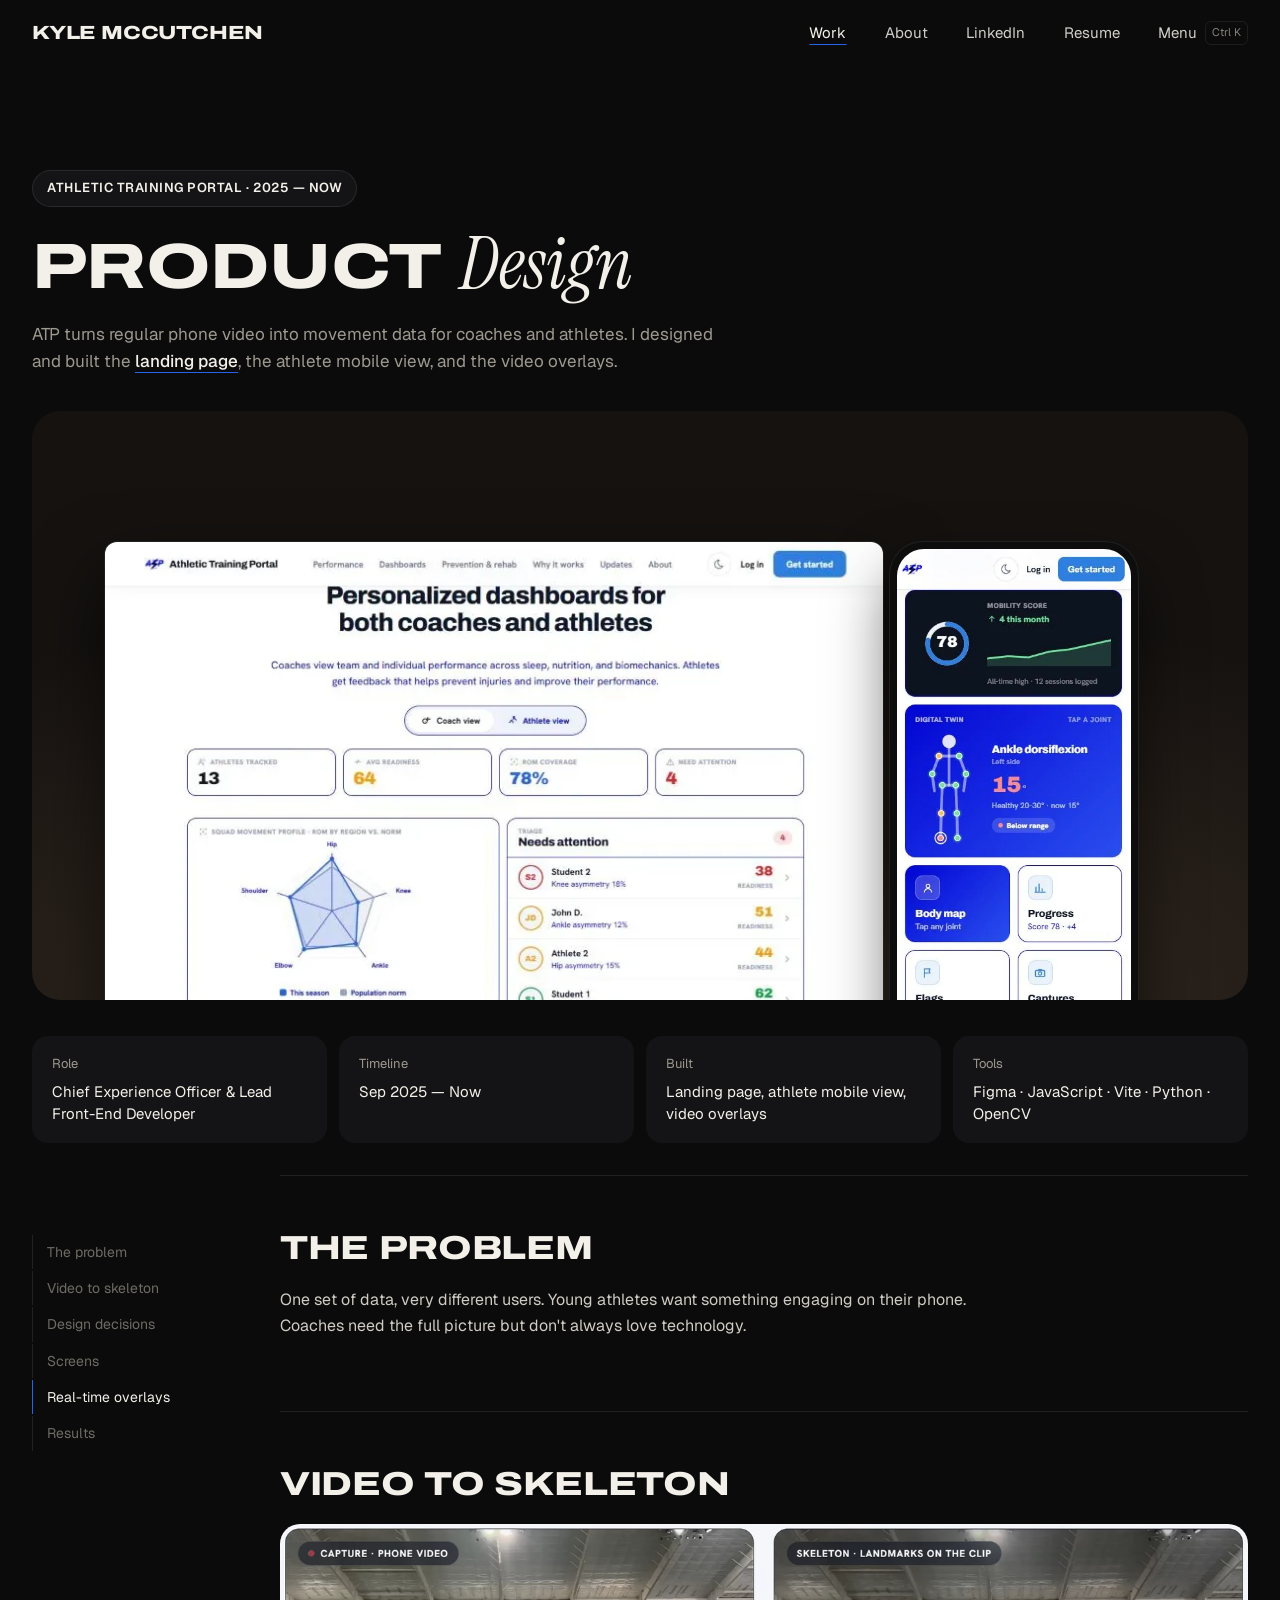
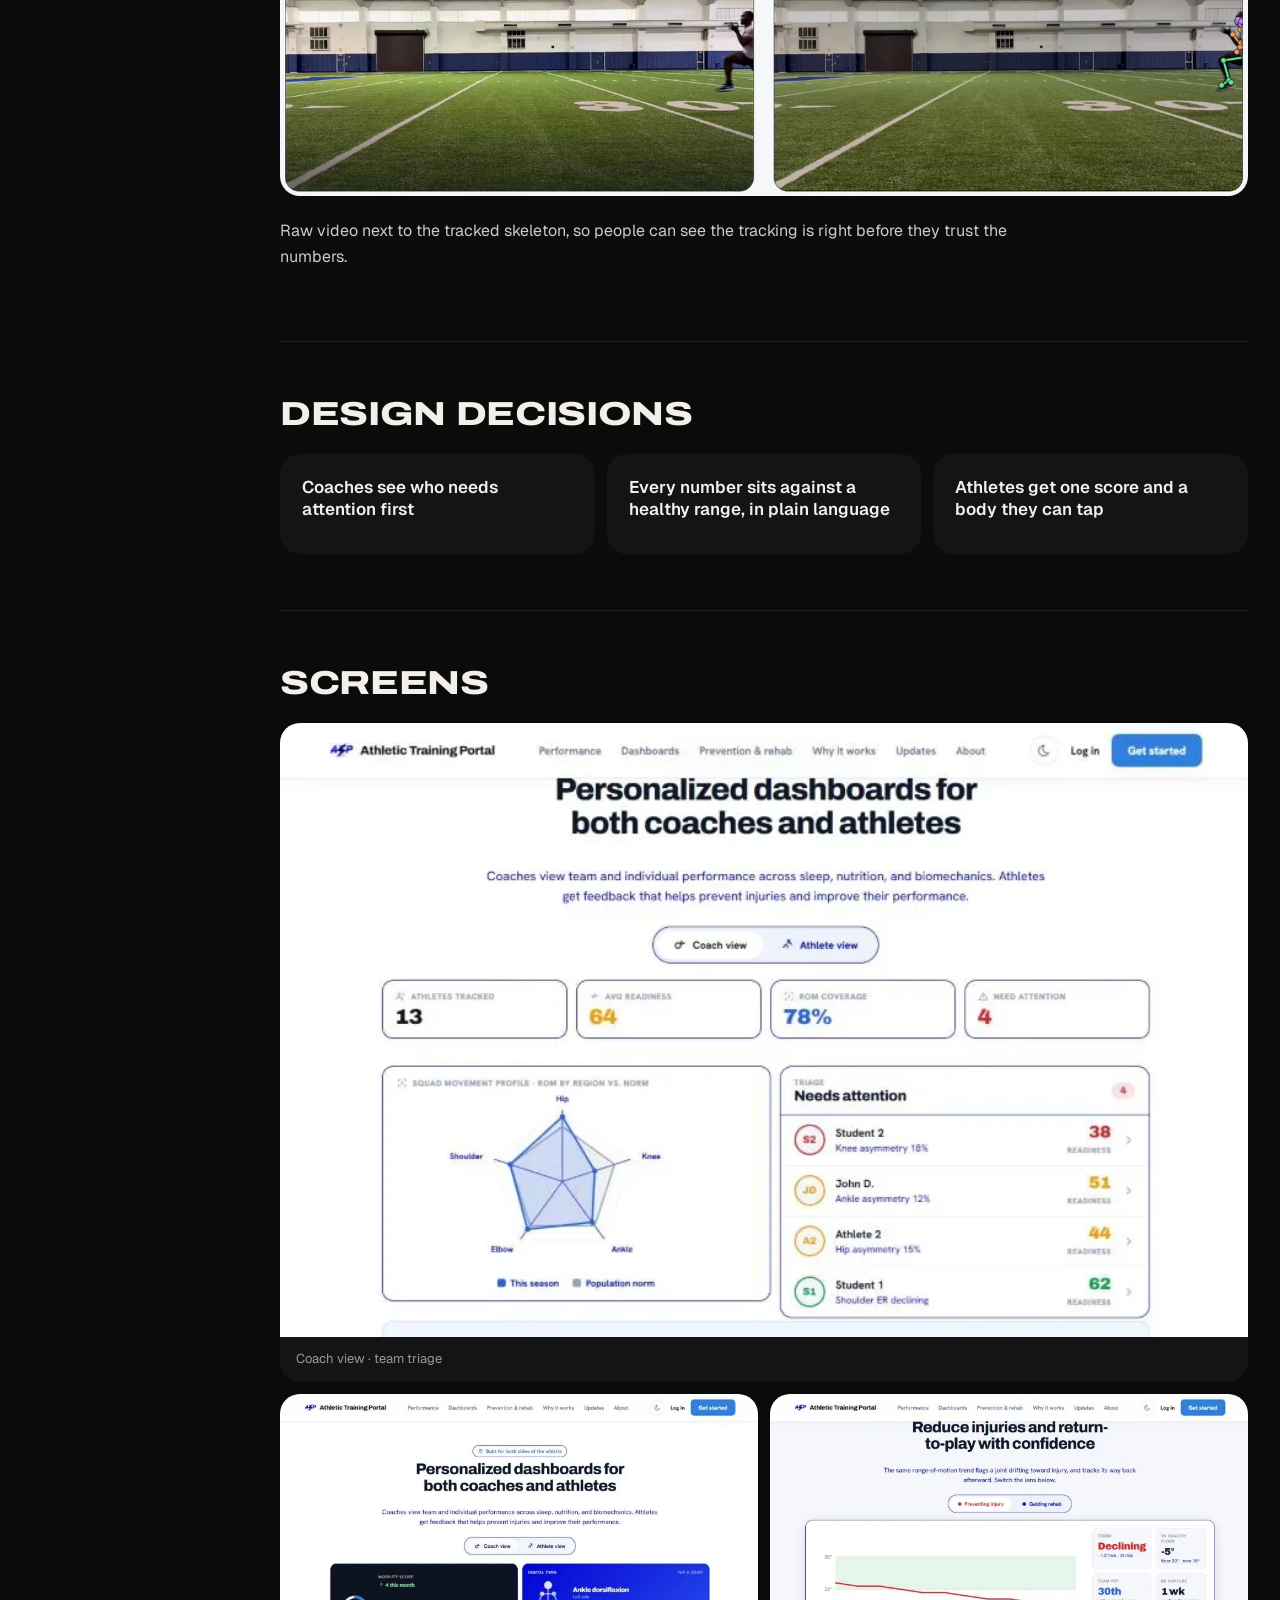
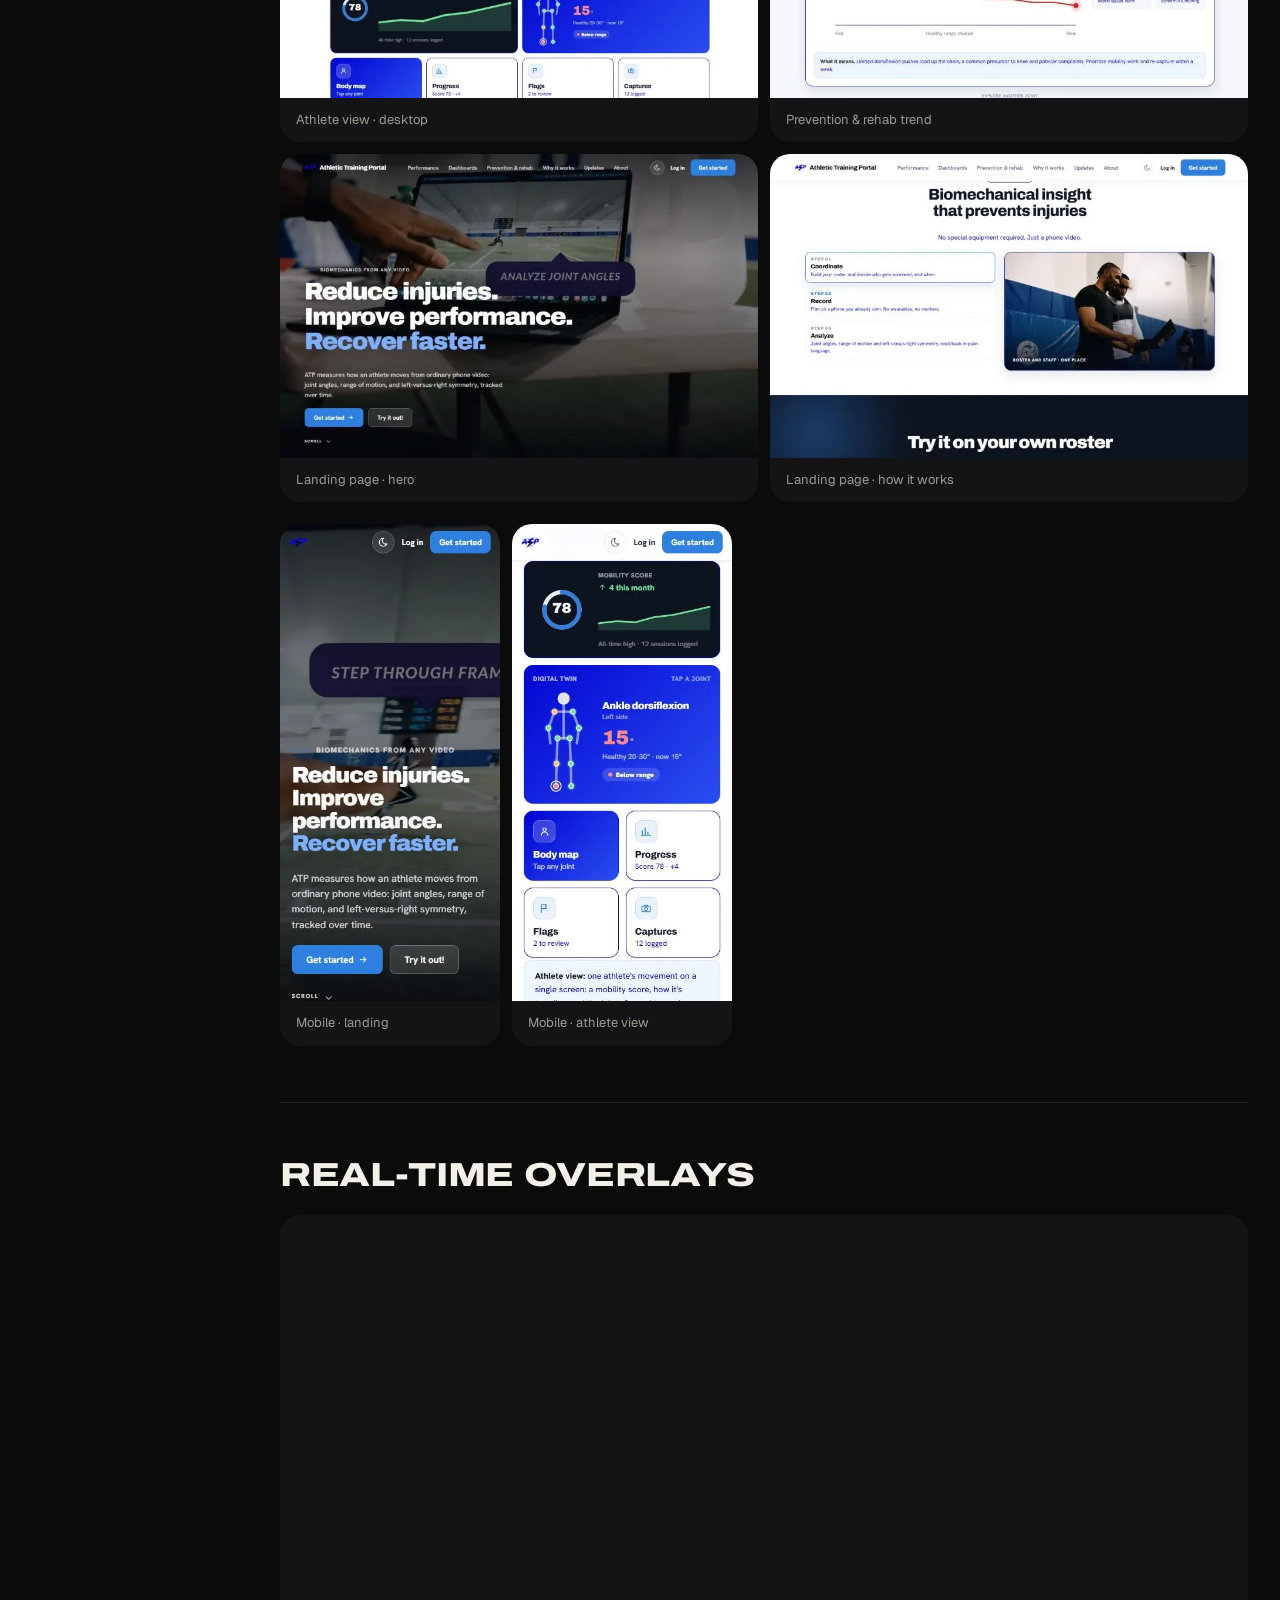
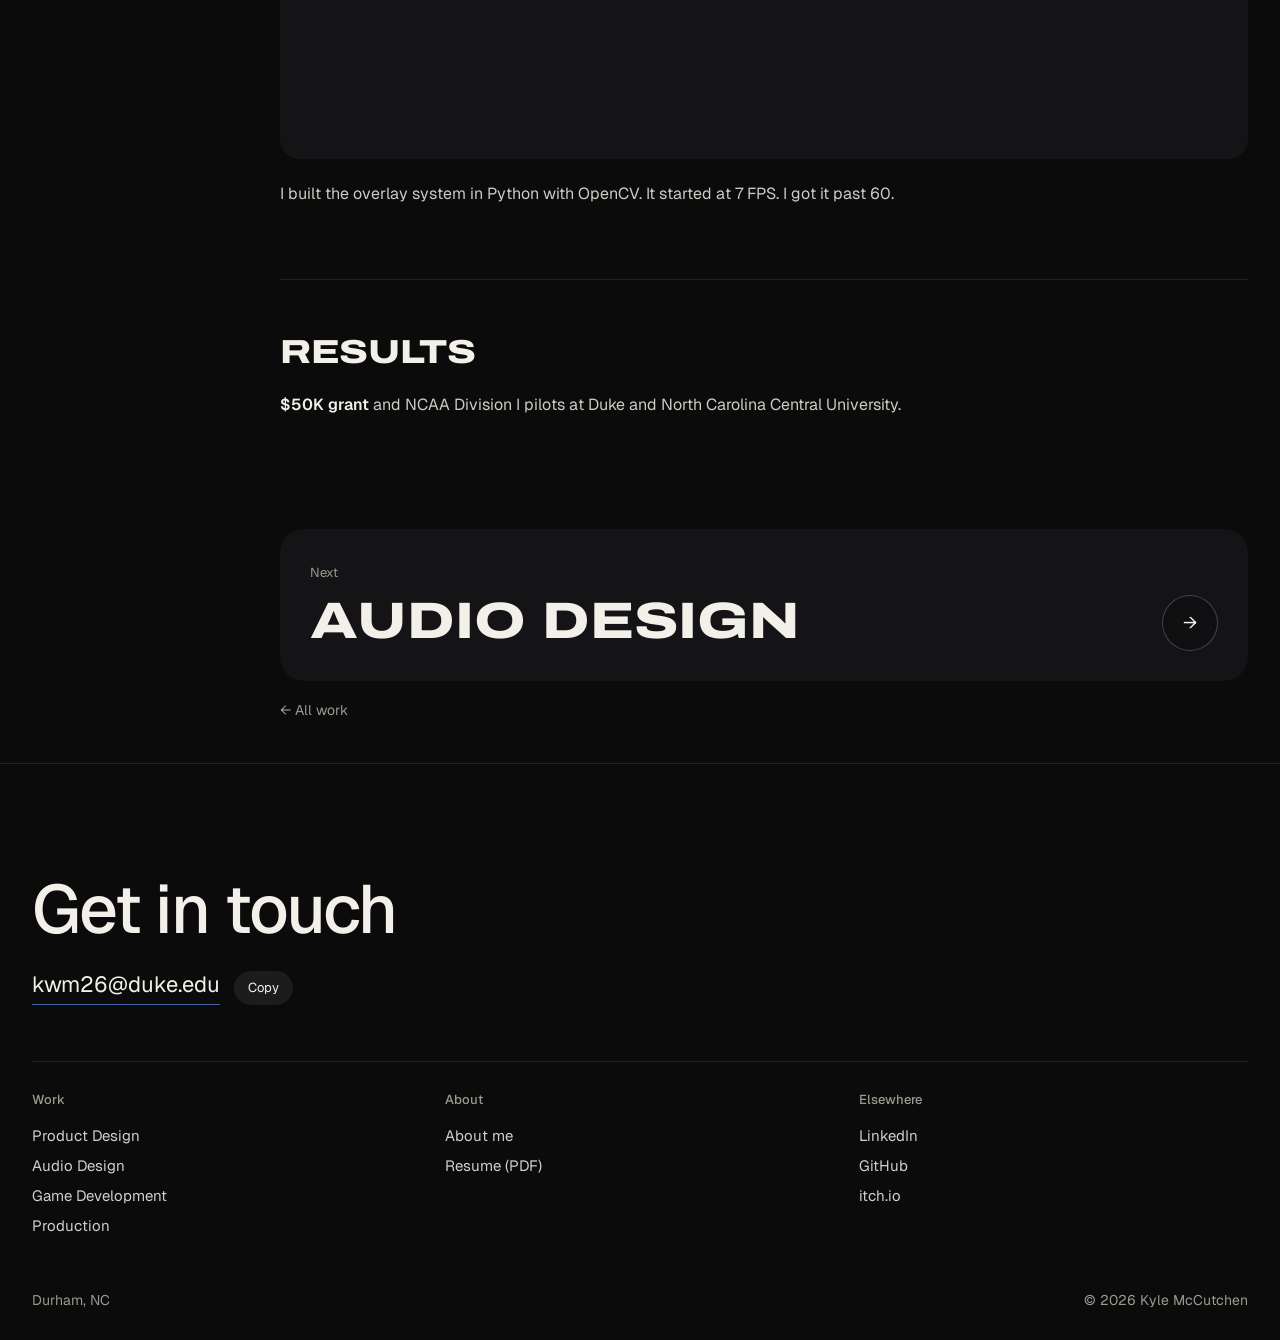
<file: front-end.html>
<!doctype html>
<html lang="en">
<head>
<meta charset="utf-8">
<meta name="viewport" content="width=device-width, initial-scale=1">
<title>Product Design — Kyle McCutchen</title>
<meta name="description" content="Case study: designing and building ATP's landing page, athlete mobile view, and real-time visualization system, which turn ordinary phone video into movement feedback for coaches and athletes.">
<link rel="icon" href="assets/img/favicon.svg" type="image/svg+xml">
<link rel="apple-touch-icon" href="assets/img/apple-touch-icon.png">
<meta name="theme-color" content="#0B0B0C">
<meta property="og:type" content="website">
<meta property="og:site_name" content="Kyle McCutchen">
<meta property="og:title" content="Product Design — Kyle McCutchen">
<meta property="og:description" content="Case study: designing and building ATP's landing page, athlete mobile view, and real-time visualization system, which turn ordinary phone video into movement feedback for coaches and athletes.">
<meta property="og:url" content="https://kwm26.github.io/portfolio/front-end.html">
<meta property="og:image" content="https://kwm26.github.io/portfolio/assets/img/og-image.png">
<meta property="og:image:width" content="1200">
<meta property="og:image:height" content="630">
<meta name="twitter:card" content="summary_large_image">
<link rel="preconnect" href="https://fonts.googleapis.com">
<link rel="preconnect" href="https://fonts.gstatic.com" crossorigin>
<link href="https://fonts.googleapis.com/css2?family=Archivo:wdth,wght@62..125,100..900&family=Geist:wght@300..700&family=Instrument+Serif:ital@0;1&display=swap" rel="stylesheet">
<link rel="stylesheet" href="css/style.css?v=11">
</head>
<body>

<header class="site-header"><div class="nav-inner">
  <a class="brand" href="index.html">Kyle McCutchen</a>
  <nav><a class="active" href="index.html#work">Work</a><a href="about.html">About</a><a href="https://www.linkedin.com/in/kyle-mccutchen/" target="_blank" rel="noopener">LinkedIn</a><a href="assets/Kyle_McCutchen_Resume.pdf" target="_blank" rel="noopener">Resume</a></nav>
</div></header>
<div class="progress" aria-hidden="true"><span></span></div>

<!-- ============ HERO ============ -->
<section class="cs-top"><div class="wrap">
  <span class="tagbox">Athletic Training Portal · 2025 — Now</span>
  <h1>Product <span class="flip">Design</span></h1>
  <p class="bio">ATP turns regular phone video into movement data for coaches and athletes. I designed and built the <a href="https://www.atp-data.com/" target="_blank" rel="noopener"><strong>landing page</strong></a>, the athlete mobile view, and the video overlays.</p>
  <div class="cs-cover stage"><div class="screen desk"><img src="assets/img/atp-coach-dashboard.webp" alt="ATP coach dashboard"></div><div class="phone"><img src="assets/img/atp-mobile-athlete.webp" alt="ATP athlete view on a phone"></div></div>
</div></section>

<section class="cs-facts"><div class="wrap">
  <dl class="facts">
    <div><dt>Role</dt><dd>Chief Experience Officer &amp; Lead Front-End Developer</dd></div>
    <div><dt>Timeline</dt><dd>Sep 2025 — Now</dd></div>
    <div><dt>Built</dt><dd>Landing page, athlete mobile view, video overlays</dd></div>
    <div><dt>Tools</dt><dd>Figma · JavaScript · Vite · Python · OpenCV</dd></div>
  </dl>
</div></section>

<!-- ============ PROJECT FACTS ============ -->

<!-- ============ CASE STUDY BODY ============ -->
<article class="cs-body"><div class="wrap cs-layout"><aside class="toc" aria-label="On this page"></aside><div class="cs-main">
  <section class="cs-section">
    <div><h2>The problem</h2></div>
    <div class="proj-stack">
      <p>One set of data, very different users. Young athletes want something engaging on their phone. Coaches need the full picture but don't always love technology.</p>
    </div>
  </section>

  <section class="cs-section">
    <div><h2>Video to skeleton</h2></div>
    <div class="proj-stack">
      <figure class="shot"><video poster="assets/img/atp-pose-tracking-poster.webp?v=2" autoplay muted loop playsinline width="1400" height="394"><source src="assets/video/atp-pose-tracking.webm?v=2" type="video/webm"><source src="assets/video/atp-pose-tracking.mp4?v=2" type="video/mp4"></video></figure><p>Raw video next to the tracked skeleton, so people can see the tracking is right before they trust the numbers.</p>
    </div>
  </section>

  <section class="cs-section">
    <div><h2>Design decisions</h2></div>
    <div class="proj-stack">
      <div class="decisions"><div class="decision"><h3>Coaches see who needs attention first</h3></div><div class="decision"><h3>Every number sits against a healthy range, in plain language</h3></div><div class="decision"><h3>Athletes get one score and a body they can tap</h3></div></div>
    </div>
  </section>

  <section class="cs-section">
    <div><h2>Screens</h2></div>
    <div class="proj-stack">
      <div class="gallery">
        <figure class="shot wide"><img src="assets/img/atp-coach-dashboard.webp" alt="Coach view: athletes tracked, average readiness, ROM coverage, squad movement profile, and needs-attention list" loading="lazy" width="788" height="500"><figcaption>Coach view · team triage</figcaption></figure>
        <figure class="shot"><img src="assets/img/atp-athlete-view.webp" alt="Athlete view on desktop: mobility score trend and digital twin" loading="lazy" width="788" height="500"><figcaption>Athlete view · desktop</figcaption></figure>
        <figure class="shot"><img src="assets/img/atp-rehab-trend.webp" alt="Prevention and rehab: declining ankle dorsiflexion trend against a shaded healthy range" loading="lazy" width="788" height="500"><figcaption>Prevention &amp; rehab trend</figcaption></figure>
        <figure class="shot"><img src="assets/img/atp-hero.webp" alt="ATP landing page hero: Reduce injuries. Improve performance. Recover faster." loading="lazy" width="788" height="500"><figcaption>Landing page · hero</figcaption></figure>
        <figure class="shot"><img src="assets/img/atp-how-it-works.webp" alt="How it works: coordinate, record, analyze" loading="lazy" width="788" height="500"><figcaption>Landing page · how it works</figcaption></figure>
      </div>
      <div class="phones">
        <figure class="shot"><img src="assets/img/atp-mobile-hero.webp" alt="ATP landing page on a phone" loading="lazy" width="375" height="812"><figcaption>Mobile · landing</figcaption></figure>
        <figure class="shot"><img src="assets/img/atp-mobile-athlete.webp" alt="ATP athlete view on a phone" loading="lazy" width="375" height="812"><figcaption>Mobile · athlete view</figcaption></figure>
      </div>
    </div>
  </section>

  <section class="cs-section" id="realtime">
    <div><h2>Real-time overlays</h2></div>
    <div class="proj-stack">
      <div class="yt"><iframe src="https://www.youtube-nocookie.com/embed/bFRhpB_Oo4Q?rel=0" title="Real-time athlete monitoring visualization system" loading="lazy" allow="accelerometer; encrypted-media; gyroscope; picture-in-picture; fullscreen" allowfullscreen></iframe></div><p>I built the overlay system in Python with OpenCV. It started at 7 FPS. I got it past 60.</p>
    </div>
  </section>

  <section class="cs-section">
    <div><h2>Results</h2></div>
    <div class="proj-stack">
      <p><strong>$50K grant</strong> and NCAA Division I pilots at Duke and North Carolina Central University.</p>
    </div>
  </section>



  <a class="next-card" href="game-dev/audio.html"><span class="label">Next</span><span class="next-title">Audio Design</span><span class="card-arrow" aria-hidden="true">&rarr;</span></a>
  <a class="back-link" href="index.html#work">&larr; All work</a>

</div></div></article>

<footer class="site-footer" id="contact"><div class="wrap">
  <p class="cta">Get in touch</p>
  <a class="mail" href="mailto:kwm26@duke.edu">kwm26@duke.edu</a>
  <div class="foot-cols">
    <div><h4>Work</h4><a href="front-end.html">Product Design</a><a href="game-dev/audio.html">Audio Design</a><a href="game-dev/index.html">Game Development</a><a href="production.html">Production</a></div>
    <div><h4>About</h4><a href="about.html">About me</a><a href="assets/Kyle_McCutchen_Resume.pdf" target="_blank" rel="noopener">Resume (PDF)</a></div>
    <div><h4>Elsewhere</h4><a href="https://www.linkedin.com/in/kyle-mccutchen/" target="_blank" rel="noopener">LinkedIn</a><a href="https://github.com/kwm26" target="_blank" rel="noopener">GitHub</a><a href="https://kylemccw.itch.io/" target="_blank" rel="noopener">itch.io</a></div>
  </div>
  <div class="foot-base"><span>Durham, NC</span><span>&copy; 2026 Kyle McCutchen</span></div>
</div></footer>

<script src="js/site.js?v=6"></script>
</body>
</html>
</file>
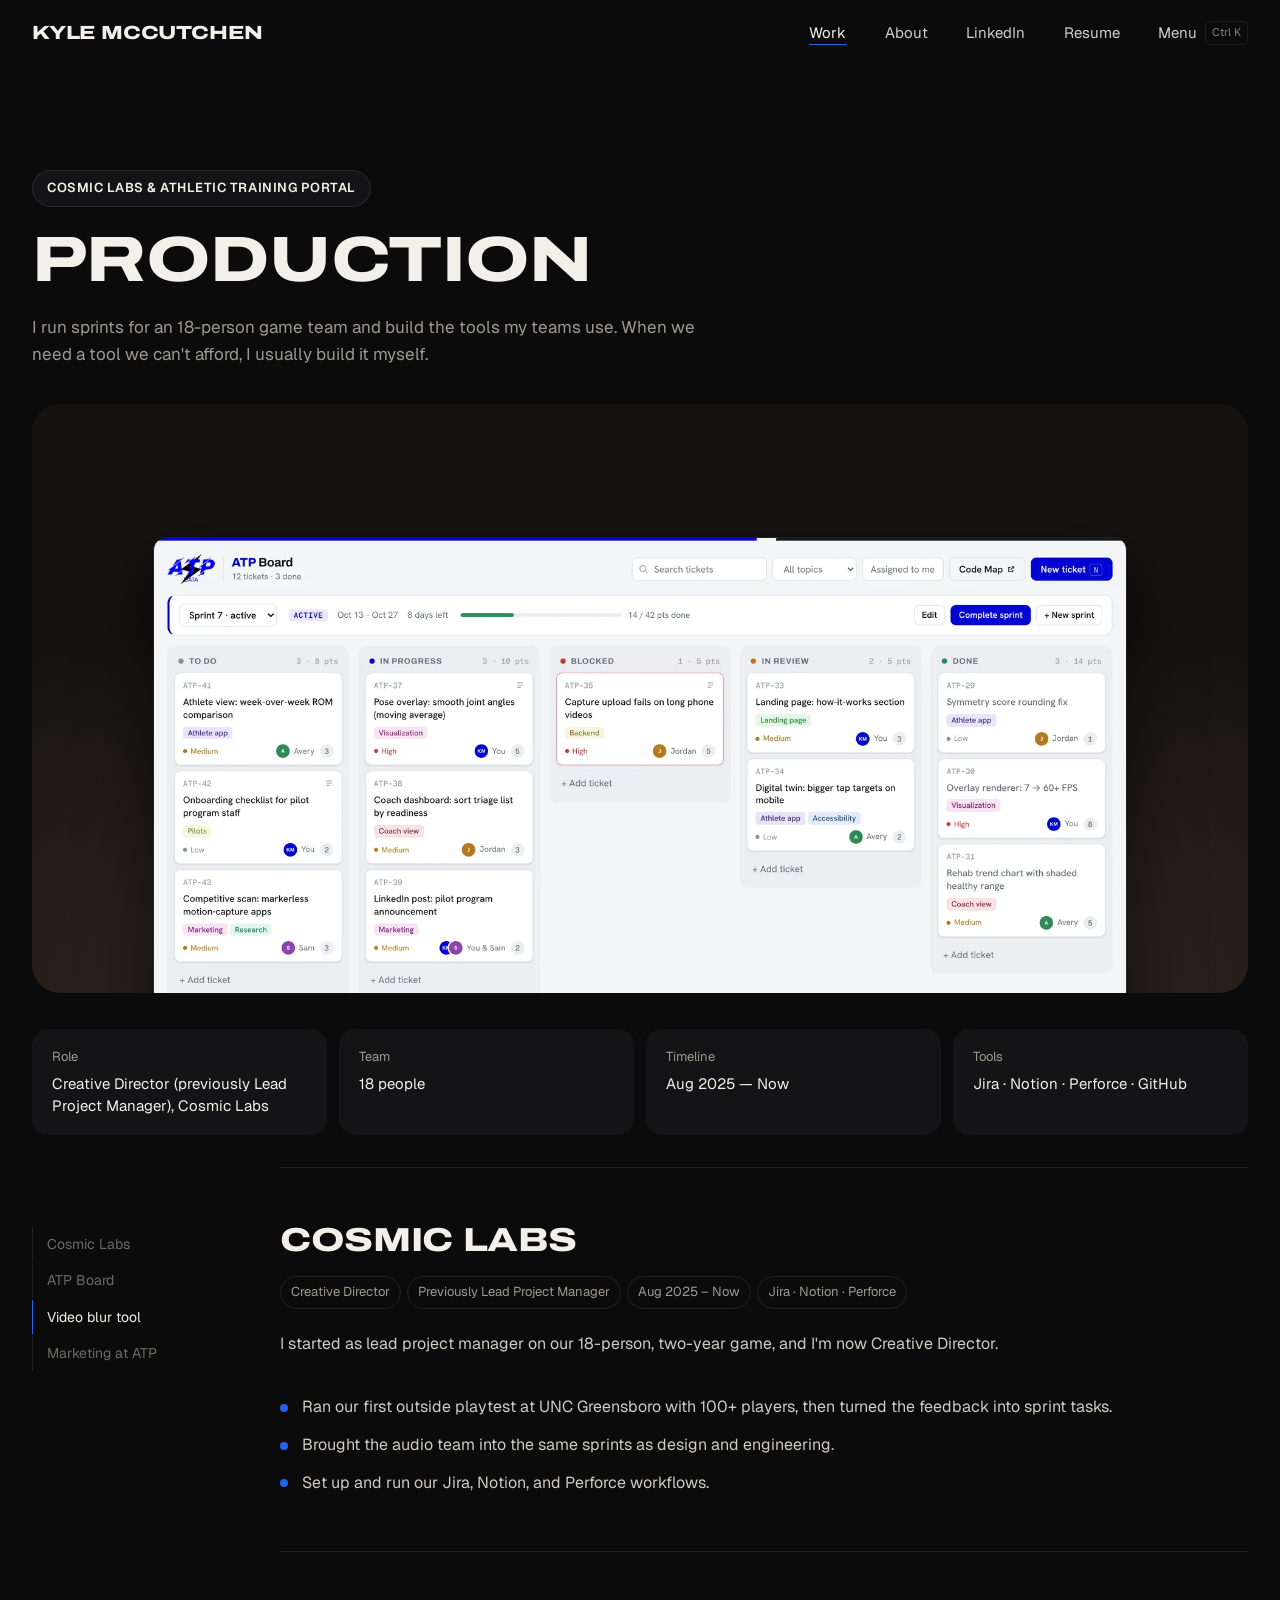
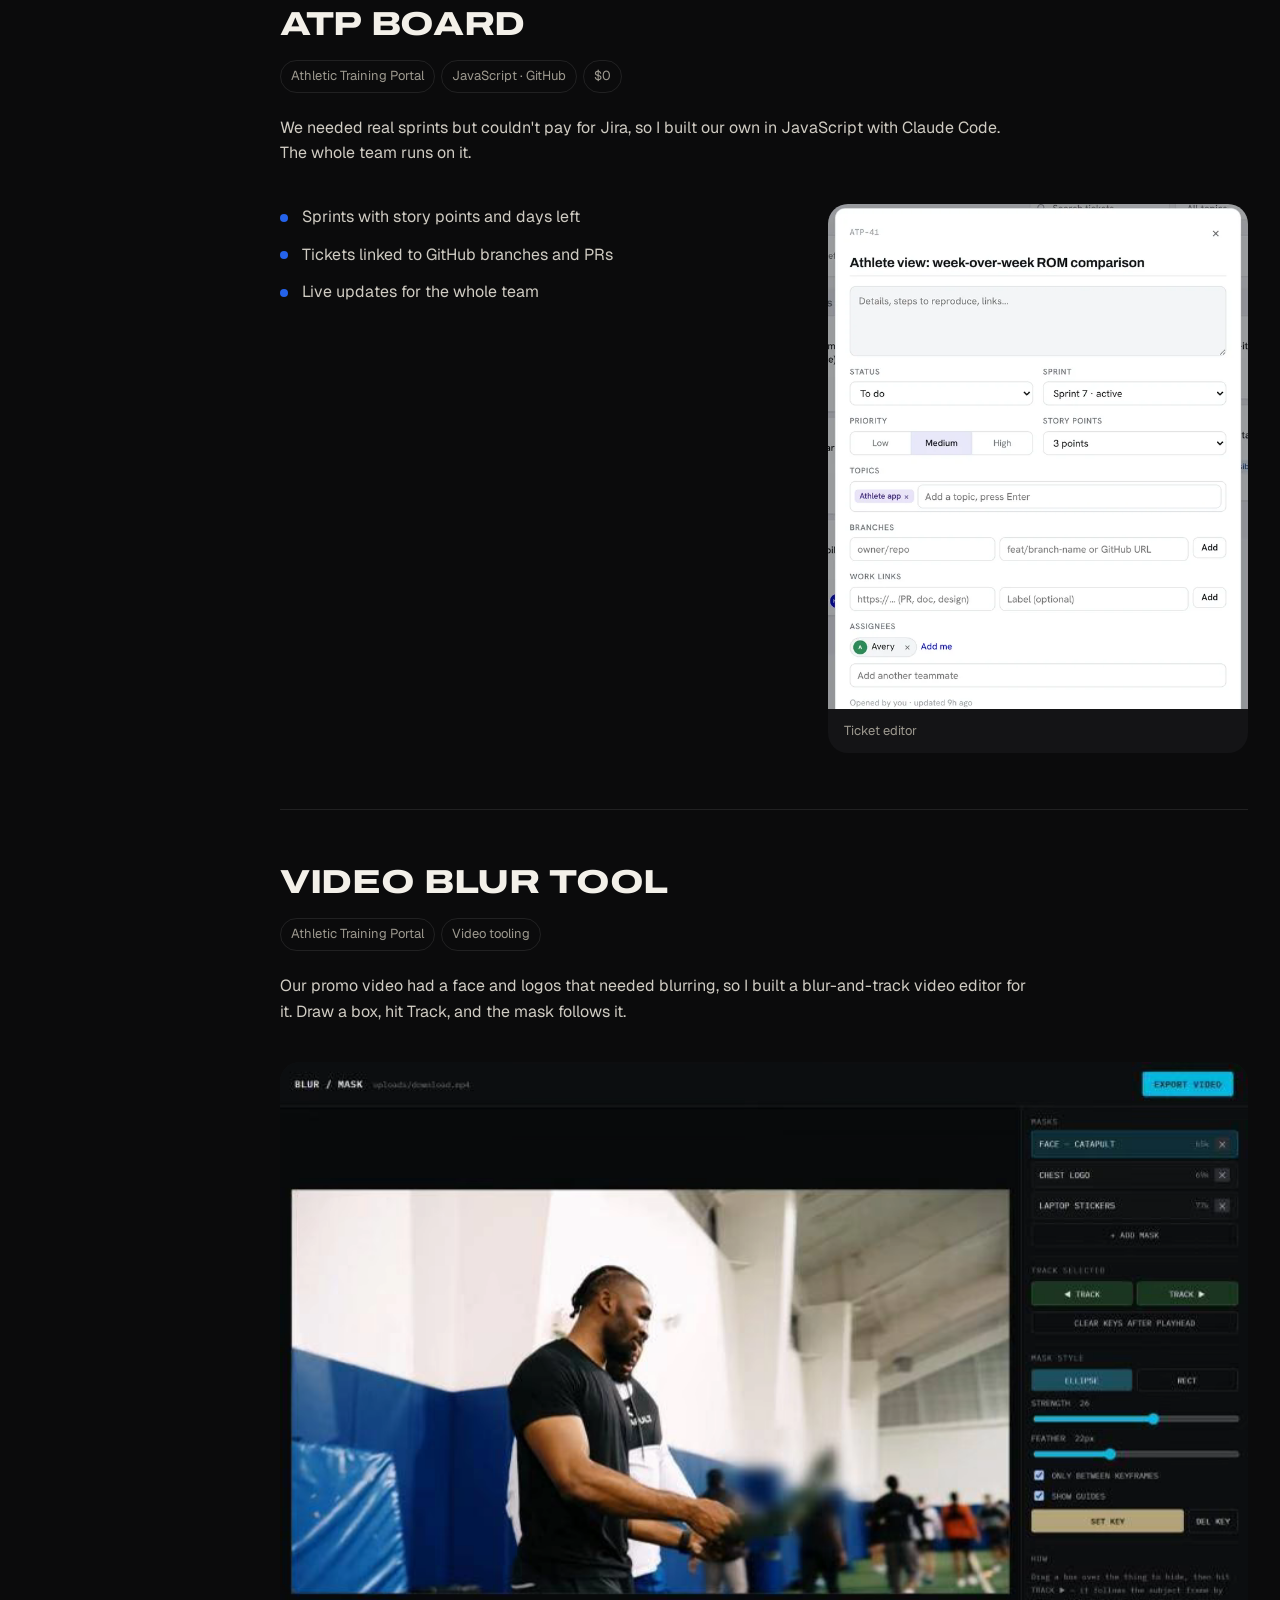
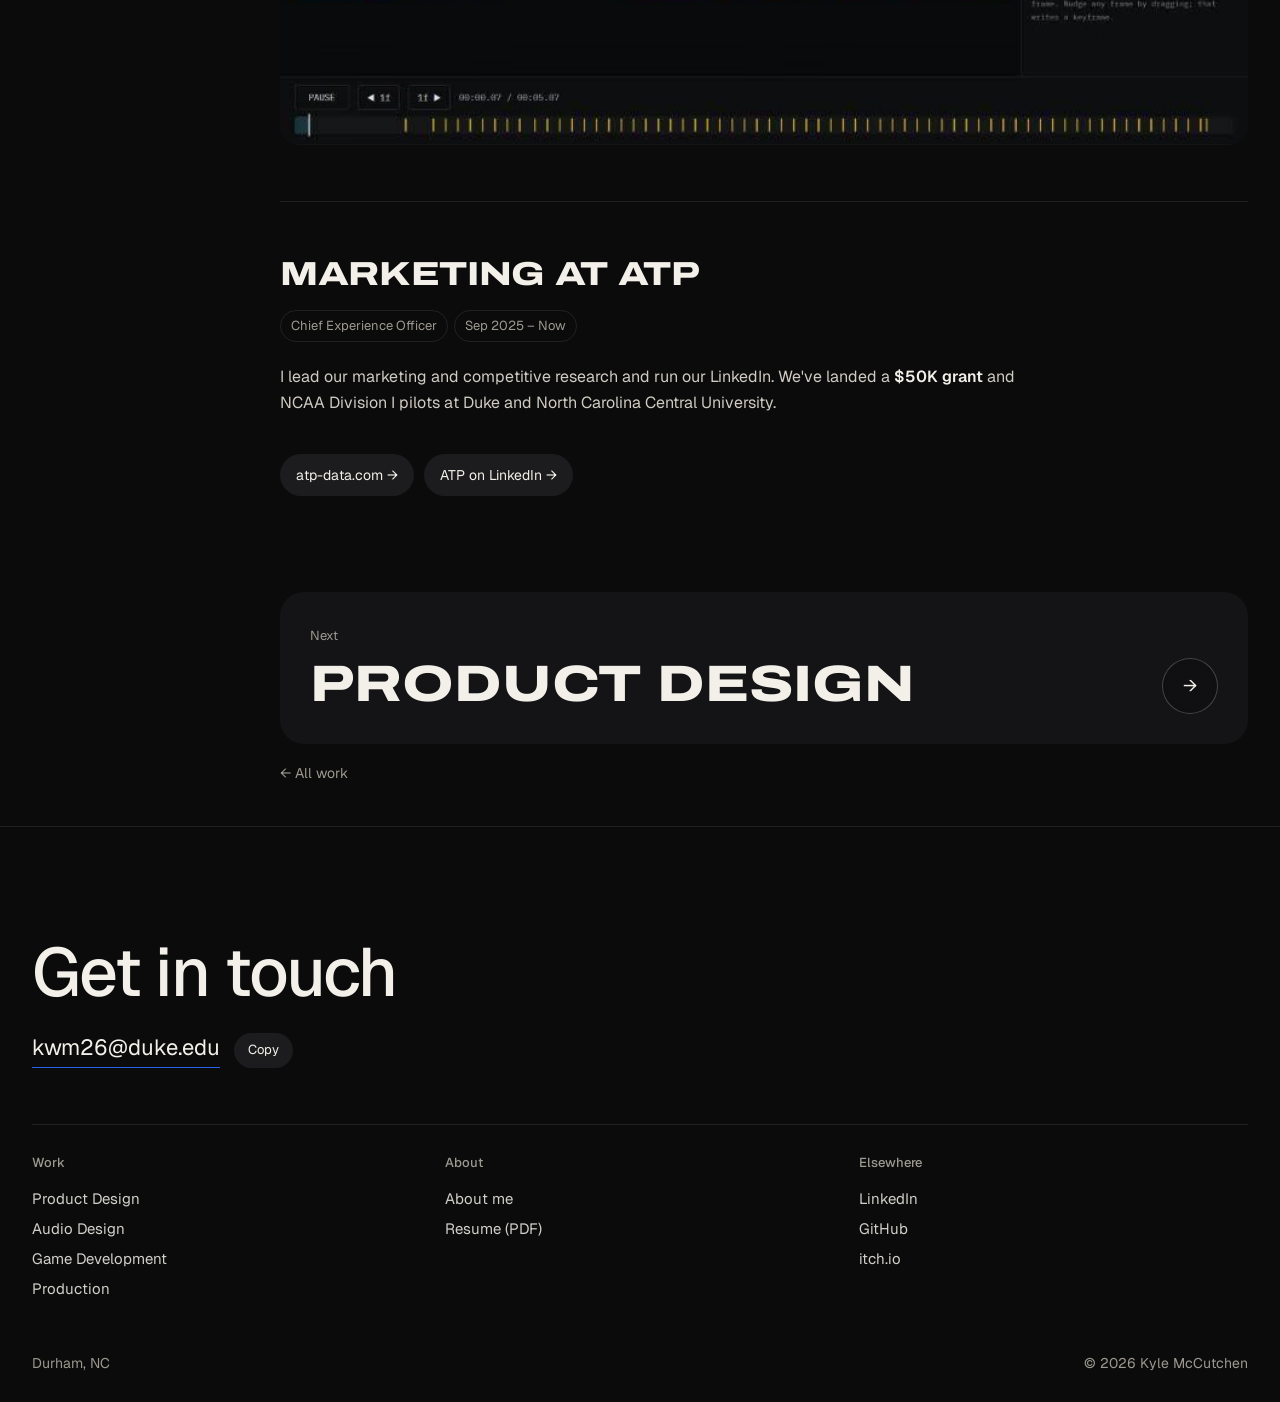
<file: production.html>
<!doctype html>
<html lang="en">
<head>
<meta charset="utf-8">
<meta name="viewport" content="width=device-width, initial-scale=1">
<title>Production — Kyle McCutchen</title>
<meta name="description" content="Production, project management, and marketing work by Kyle McCutchen: running an 18-person game production, building AI-made tools like the ATP Board, and leading marketing for a sports-tech startup.">
<link rel="icon" href="assets/img/favicon.svg" type="image/svg+xml">
<link rel="apple-touch-icon" href="assets/img/apple-touch-icon.png">
<meta name="theme-color" content="#0B0B0C">
<meta property="og:type" content="website">
<meta property="og:site_name" content="Kyle McCutchen">
<meta property="og:title" content="Production — Kyle McCutchen">
<meta property="og:description" content="Production, project management, and marketing work by Kyle McCutchen: running an 18-person game production, building AI-made tools like the ATP Board, and leading marketing for a sports-tech startup.">
<meta property="og:url" content="https://kwm26.github.io/portfolio/production.html">
<meta property="og:image" content="https://kwm26.github.io/portfolio/assets/img/og-image.png">
<meta property="og:image:width" content="1200">
<meta property="og:image:height" content="630">
<meta name="twitter:card" content="summary_large_image">
<link rel="preconnect" href="https://fonts.googleapis.com">
<link rel="preconnect" href="https://fonts.gstatic.com" crossorigin>
<link href="https://fonts.googleapis.com/css2?family=Archivo:wdth,wght@62..125,100..900&family=Geist:wght@300..700&family=Instrument+Serif:ital@0;1&display=swap" rel="stylesheet">
<link rel="stylesheet" href="css/style.css?v=11">
</head>
<body>

<header class="site-header"><div class="nav-inner">
  <a class="brand" href="index.html">Kyle McCutchen</a>
  <nav><a class="active" href="index.html#work">Work</a><a href="about.html">About</a><a href="https://www.linkedin.com/in/kyle-mccutchen/" target="_blank" rel="noopener">LinkedIn</a><a href="assets/Kyle_McCutchen_Resume.pdf" target="_blank" rel="noopener">Resume</a></nav>
</div></header>
<div class="progress" aria-hidden="true"><span></span></div>

<section class="cs-top"><div class="wrap">
  <span class="tagbox">Cosmic Labs &amp; Athletic Training Portal</span>
  <h1>Production</h1>
  <p class="bio">I run sprints for an 18-person game team and build the tools my teams use. When we need a tool we can't afford, I usually build it myself.</p>
  <div class="cs-cover stage"><div class="screen"><img src="assets/img/atp-board.webp" alt="ATP Board sprint view"></div></div>
</div></section>

<section class="cs-facts"><div class="wrap">
  <dl class="facts">
    <div><dt>Role</dt><dd>Creative Director (previously Lead Project Manager), Cosmic Labs</dd></div>
    <div><dt>Team</dt><dd>18 people</dd></div>
    <div><dt>Timeline</dt><dd>Aug 2025 — Now</dd></div>
    <div><dt>Tools</dt><dd>Jira · Notion · Perforce · GitHub</dd></div>
  </dl>
</div></section>

<article class="cs-body"><div class="wrap cs-layout"><aside class="toc" aria-label="On this page"></aside><div class="cs-main">
  <section class="cs-section">
    <div><h2>Cosmic Labs</h2><ul class="meta-list"><li>Creative Director</li><li>Previously Lead Project Manager</li><li>Aug 2025 – Now</li><li>Jira · Notion · Perforce</li></ul></div>
    <div class="proj-stack">
      <p>I started as lead project manager on our 18-person, two-year game, and I'm now Creative Director.</p><ul class="facts-list"><li>Ran our first outside playtest at UNC Greensboro with 100+ players, then turned the feedback into sprint tasks.</li><li>Brought the audio team into the same sprints as design and engineering.</li><li>Set up and run our Jira, Notion, and Perforce workflows.</li></ul>
    </div>
  </section>

  <section class="cs-section" id="board">
    <div><h2>ATP Board</h2><ul class="meta-list"><li>Athletic Training Portal</li><li>JavaScript · GitHub</li><li>$0</li></ul></div>
    <div class="proj-stack">
      <p>We needed real sprints but couldn't pay for Jira, so I built our own in JavaScript with Claude Code. The whole team runs on it.</p><div class="side-by-side wide-side"><ul class="facts-list"><li>Sprints with story points and days left</li><li>Tickets linked to GitHub branches and PRs</li><li>Live updates for the whole team</li></ul><figure class="shot"><img src="assets/img/atp-board-ticket.webp" alt="ATP Board ticket editor" width="700" height="840" loading="lazy"><figcaption>Ticket editor</figcaption></figure></div>
    </div>
  </section>

  <section class="cs-section" id="blur">
    <div><h2>Video blur tool</h2><ul class="meta-list"><li>Athletic Training Portal</li><li>Video tooling</li></ul></div>
    <div class="proj-stack">
      <p>Our promo video had a face and logos that needed blurring, so I built a blur-and-track video editor for it. Draw a box, hit Track, and the mask follows it.</p><figure class="shot"><video poster="assets/img/blur-tool.webp" autoplay muted loop playsinline width="800" height="563"><source src="assets/video/blur-tool.webm" type="video/webm"><source src="assets/video/blur-tool.mp4" type="video/mp4"></video></figure>
    </div>
  </section>

  <section class="cs-section">
    <div><h2>Marketing at ATP</h2><ul class="meta-list"><li>Chief Experience Officer</li><li>Sep 2025 – Now</li></ul></div>
    <div class="proj-stack">
      <p>I lead our marketing and competitive research and run our LinkedIn. We've landed a <strong>$50K grant</strong> and NCAA Division I pilots at Duke and North Carolina Central University.</p><div class="linkrow"><a href="https://www.atp-data.com/" target="_blank" rel="noopener">atp-data.com</a><a href="https://www.linkedin.com/company/athletic-training-portal-inc/" target="_blank" rel="noopener">ATP on LinkedIn</a></div>
    </div>
  </section>


  <a class="next-card" href="front-end.html"><span class="label">Next</span><span class="next-title">Product Design</span><span class="card-arrow" aria-hidden="true">&rarr;</span></a>
  <a class="back-link" href="index.html#work">&larr; All work</a>

</div></div></article>

<footer class="site-footer" id="contact"><div class="wrap">
  <p class="cta">Get in touch</p>
  <a class="mail" href="mailto:kwm26@duke.edu">kwm26@duke.edu</a>
  <div class="foot-cols">
    <div><h4>Work</h4><a href="front-end.html">Product Design</a><a href="game-dev/audio.html">Audio Design</a><a href="game-dev/index.html">Game Development</a><a href="production.html">Production</a></div>
    <div><h4>About</h4><a href="about.html">About me</a><a href="assets/Kyle_McCutchen_Resume.pdf" target="_blank" rel="noopener">Resume (PDF)</a></div>
    <div><h4>Elsewhere</h4><a href="https://www.linkedin.com/in/kyle-mccutchen/" target="_blank" rel="noopener">LinkedIn</a><a href="https://github.com/kwm26" target="_blank" rel="noopener">GitHub</a><a href="https://kylemccw.itch.io/" target="_blank" rel="noopener">itch.io</a></div>
  </div>
  <div class="foot-base"><span>Durham, NC</span><span>&copy; 2026 Kyle McCutchen</span></div>
</div></footer>

<script src="js/site.js?v=6"></script>
</body>
</html>
</file>
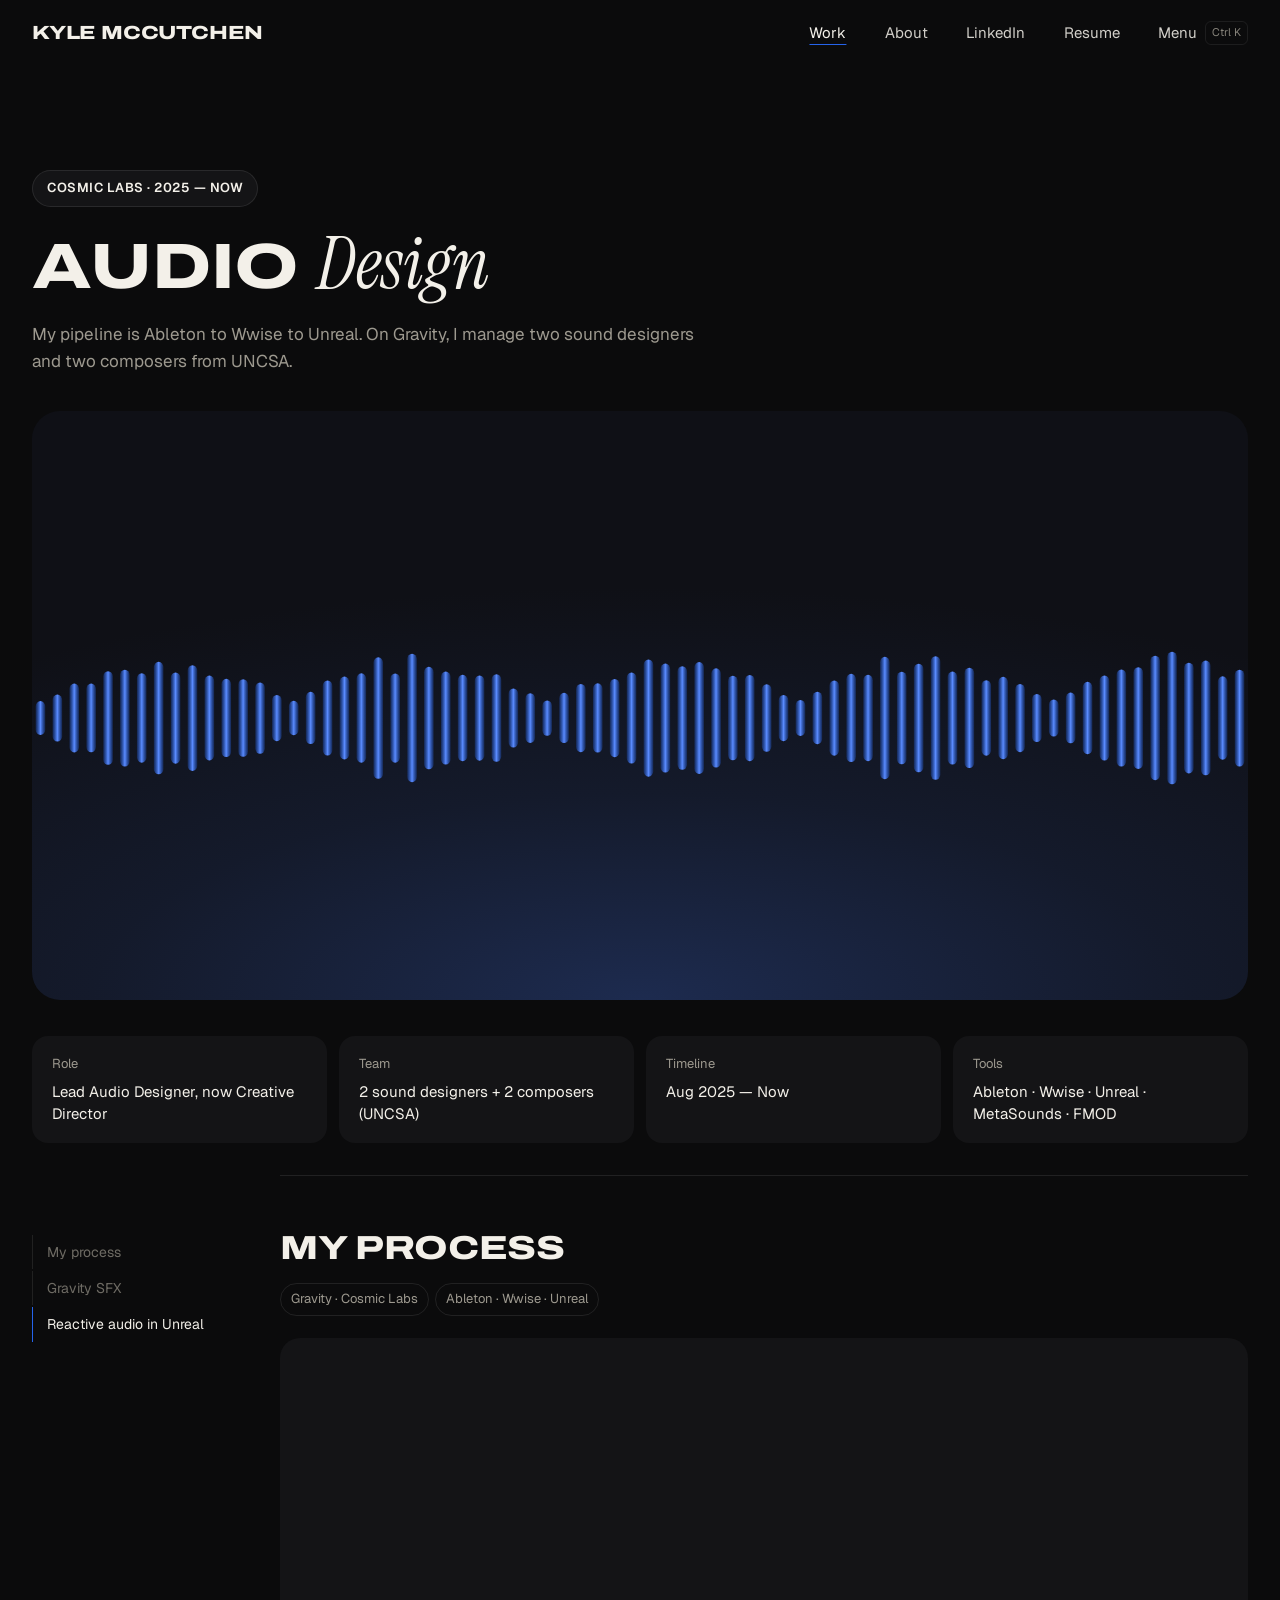
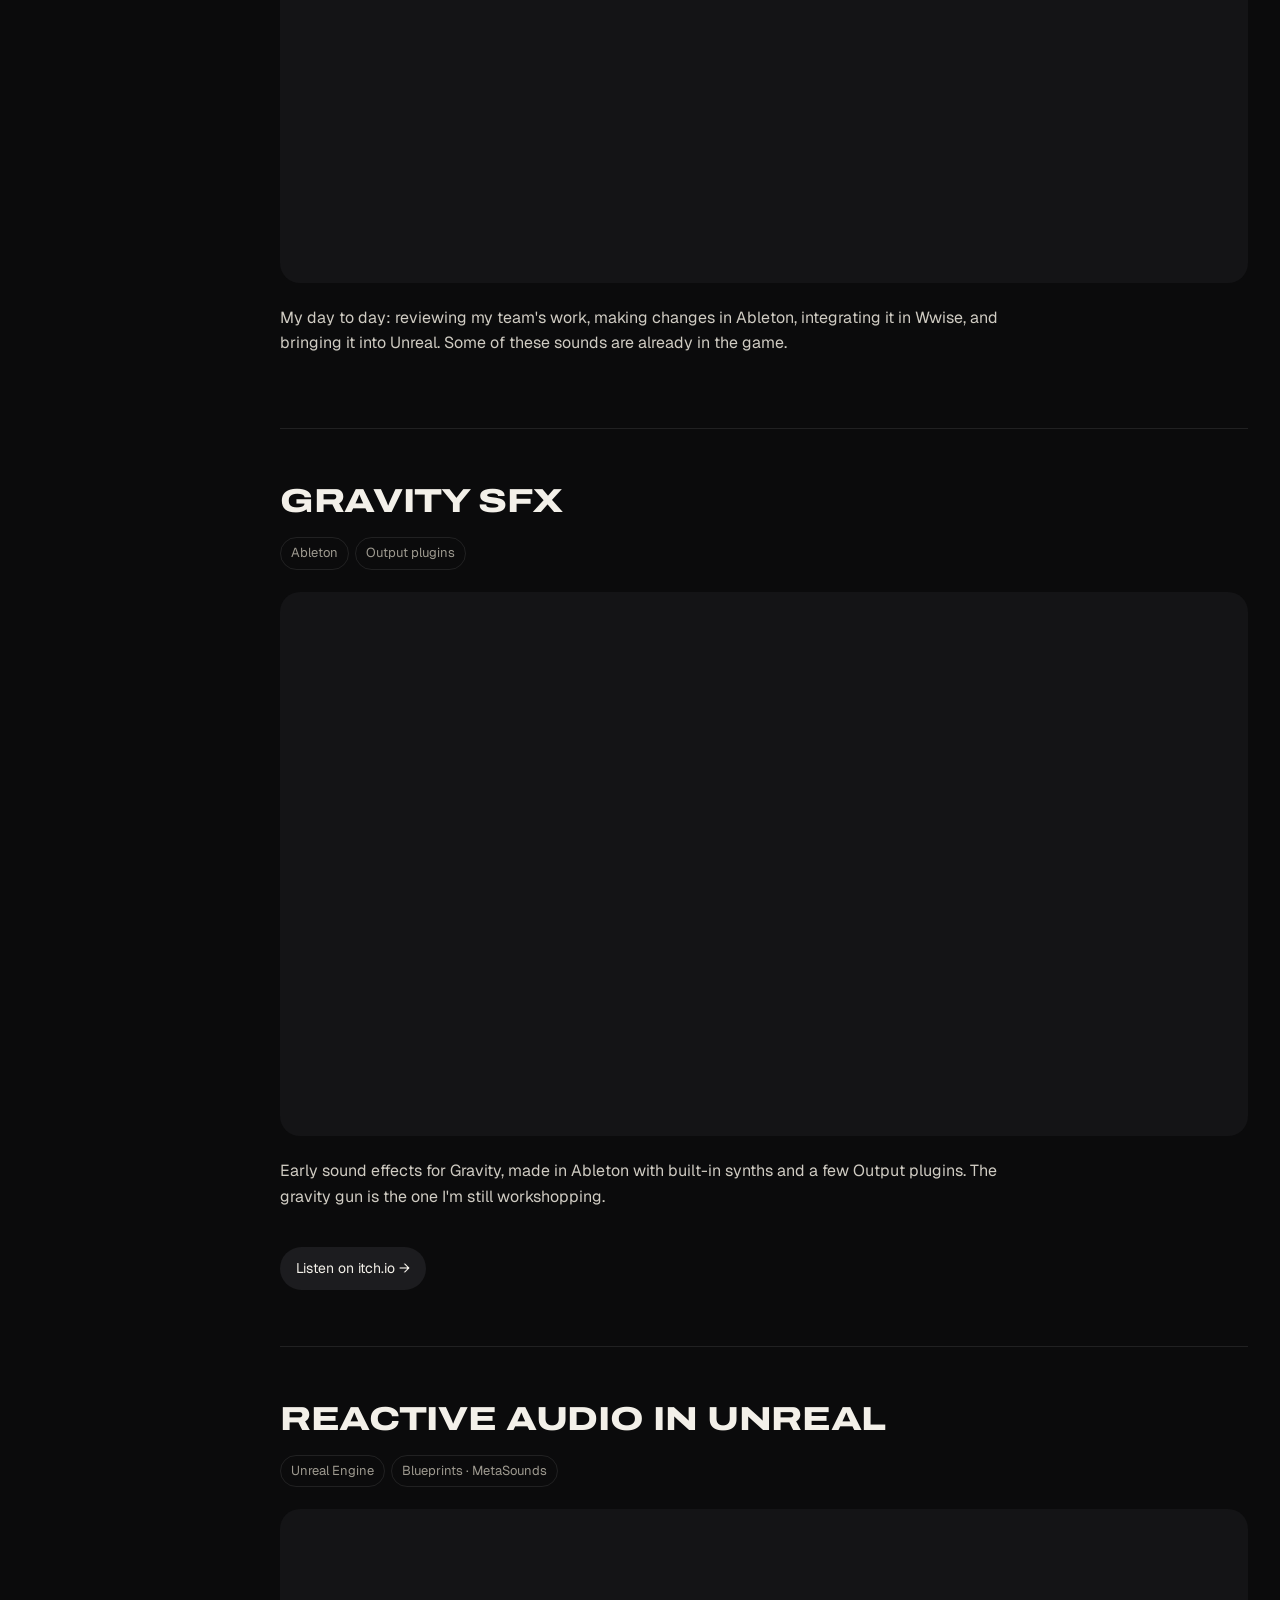
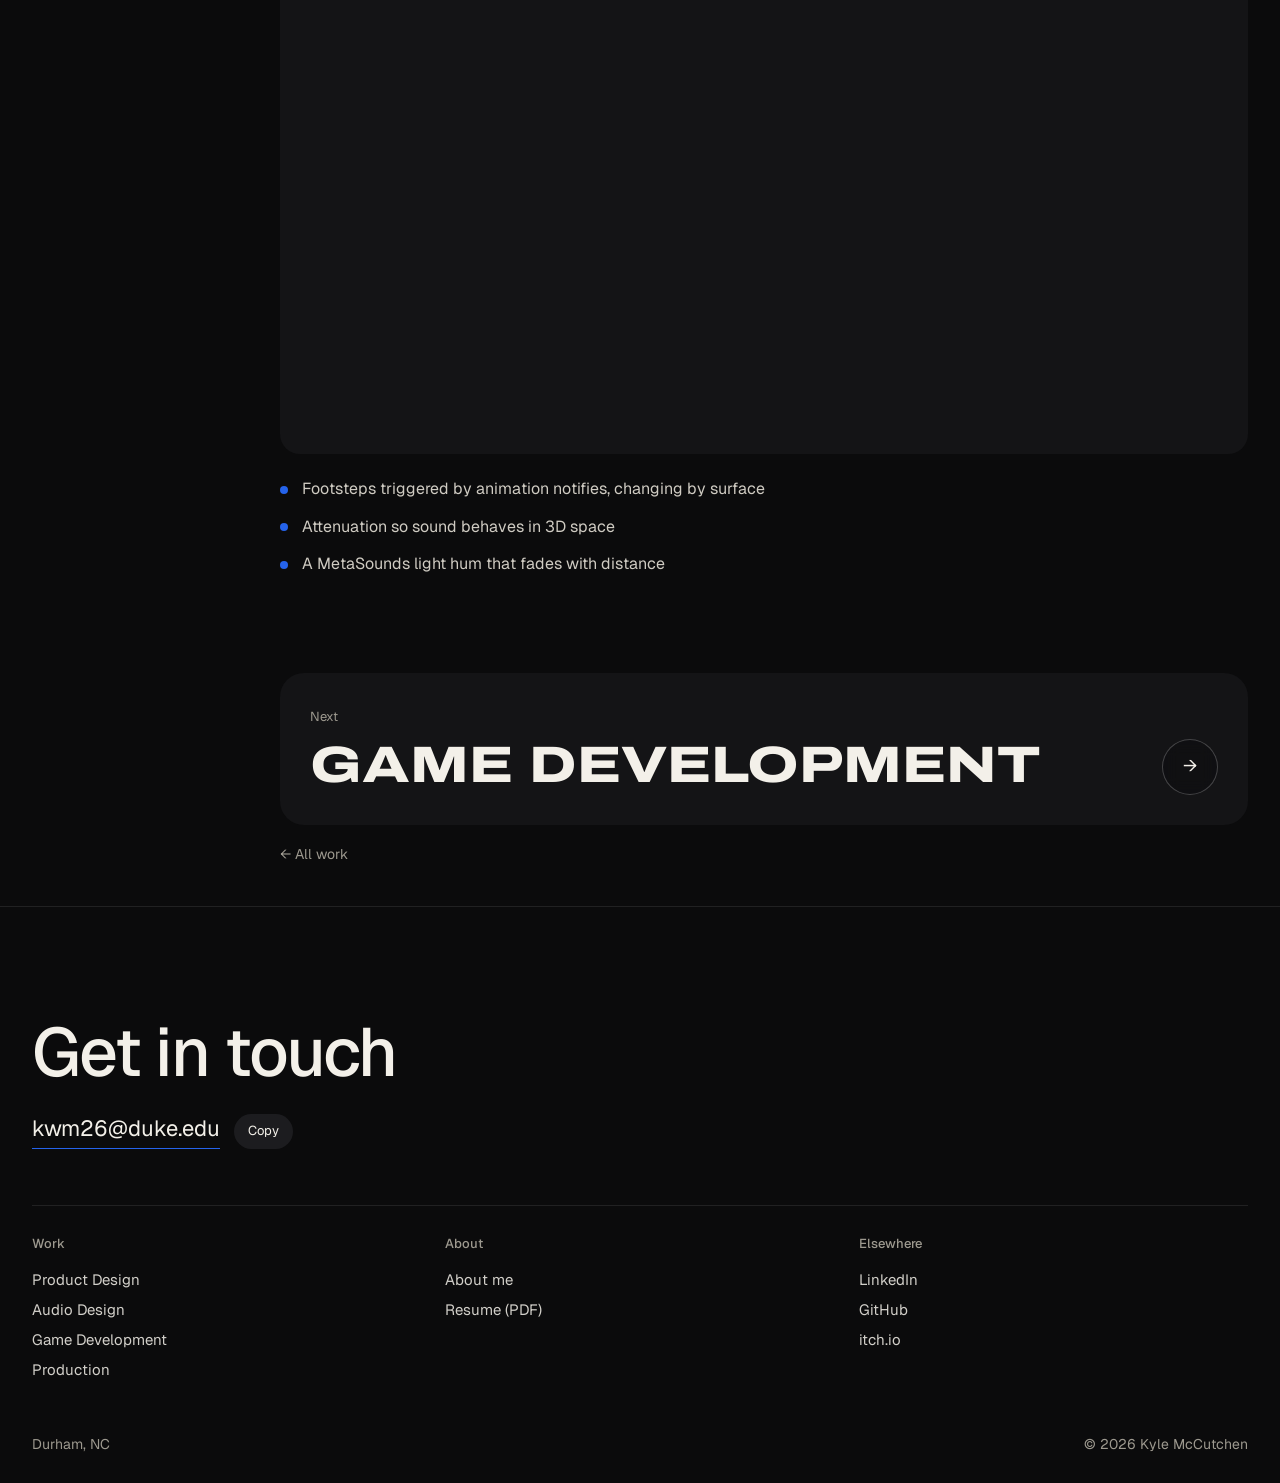
<file: game-dev/audio.html>
<!doctype html>
<html lang="en">
<head>
<meta charset="utf-8">
<meta name="viewport" content="width=device-width, initial-scale=1">
<title>Audio Design — Kyle McCutchen</title>
<meta name="description" content="Audio design by Kyle McCutchen: the Gravity SFX library and a reactive, spatial audio demo in Unreal Engine.">
<link rel="icon" href="../assets/img/favicon.svg" type="image/svg+xml">
<link rel="apple-touch-icon" href="../assets/img/apple-touch-icon.png">
<meta name="theme-color" content="#0B0B0C">
<meta property="og:type" content="website">
<meta property="og:site_name" content="Kyle McCutchen">
<meta property="og:title" content="Audio Design — Kyle McCutchen">
<meta property="og:description" content="Audio design by Kyle McCutchen: the Gravity SFX library and a reactive, spatial audio demo in Unreal Engine.">
<meta property="og:url" content="https://kwm26.github.io/portfolio/game-dev/audio.html">
<meta property="og:image" content="https://kwm26.github.io/portfolio/assets/img/og-image.png">
<meta property="og:image:width" content="1200">
<meta property="og:image:height" content="630">
<meta name="twitter:card" content="summary_large_image">
<link rel="preconnect" href="https://fonts.googleapis.com">
<link rel="preconnect" href="https://fonts.gstatic.com" crossorigin>
<link href="https://fonts.googleapis.com/css2?family=Archivo:wdth,wght@62..125,100..900&family=Geist:wght@300..700&family=Instrument+Serif:ital@0;1&display=swap" rel="stylesheet">
<link rel="stylesheet" href="../css/style.css?v=11">
</head>
<body>

<header class="site-header"><div class="nav-inner">
  <a class="brand" href="../index.html">Kyle McCutchen</a>
  <nav><a class="active" href="../index.html#work">Work</a><a href="../about.html">About</a><a href="https://www.linkedin.com/in/kyle-mccutchen/" target="_blank" rel="noopener">LinkedIn</a><a href="../assets/Kyle_McCutchen_Resume.pdf" target="_blank" rel="noopener">Resume</a></nav>
</div></header>
<div class="progress" aria-hidden="true"><span></span></div>

<section class="cs-top"><div class="wrap">
  <span class="tagbox">Cosmic Labs · 2025 — Now</span>
  <h1>Audio <span class="flip">Design</span></h1>
  <p class="bio">My pipeline is Ableton to Wwise to Unreal. On Gravity, I manage two sound designers and two composers from UNCSA.</p>
  <div class="cs-cover stage cool"><svg class="wave" viewBox="0 0 1000 200" preserveAspectRatio="none" aria-hidden="true"><defs><linearGradient id="wg2" x1="0" x2="1"><stop offset="0" stop-color="#2563EB" stop-opacity=".25"/><stop offset=".5" stop-color="#5b8cff"/><stop offset="1" stop-color="#2563EB" stop-opacity=".25"/></linearGradient></defs><g fill="url(#wg2)"><rect x="3.0" y="87.5" width="7.9" height="25.0" rx="4"/><rect x="16.9" y="82.7" width="7.9" height="34.7" rx="4"/><rect x="30.8" y="74.6" width="7.9" height="50.8" rx="4"/><rect x="44.7" y="74.6" width="7.9" height="50.7" rx="4"/><rect x="58.6" y="65.4" width="7.9" height="69.2" rx="4"/><rect x="72.4" y="64.3" width="7.9" height="71.5" rx="4"/><rect x="86.3" y="66.9" width="7.9" height="66.1" rx="4"/><rect x="100.2" y="58.5" width="7.9" height="83.1" rx="4"/><rect x="114.1" y="66.4" width="7.9" height="67.3" rx="4"/><rect x="128.0" y="61.0" width="7.9" height="78.1" rx="4"/><rect x="141.9" y="68.7" width="7.9" height="62.6" rx="4"/><rect x="155.8" y="71.1" width="7.9" height="57.7" rx="4"/><rect x="169.7" y="71.3" width="7.9" height="57.4" rx="4"/><rect x="183.6" y="73.7" width="7.9" height="52.7" rx="4"/><rect x="197.4" y="83.0" width="7.9" height="34.1" rx="4"/><rect x="211.3" y="87.3" width="7.9" height="25.4" rx="4"/><rect x="225.2" y="80.7" width="7.9" height="38.5" rx="4"/><rect x="239.1" y="72.3" width="7.9" height="55.4" rx="4"/><rect x="253.0" y="69.4" width="7.9" height="61.2" rx="4"/><rect x="266.9" y="67.0" width="7.9" height="66.0" rx="4"/><rect x="280.8" y="55.2" width="7.9" height="89.7" rx="4"/><rect x="294.7" y="67.1" width="7.9" height="65.9" rx="4"/><rect x="308.6" y="52.5" width="7.9" height="94.9" rx="4"/><rect x="322.4" y="62.2" width="7.9" height="75.7" rx="4"/><rect x="336.3" y="65.7" width="7.9" height="68.7" rx="4"/><rect x="350.2" y="68.1" width="7.9" height="63.8" rx="4"/><rect x="364.1" y="68.6" width="7.9" height="62.9" rx="4"/><rect x="378.0" y="67.7" width="7.9" height="64.6" rx="4"/><rect x="391.9" y="78.2" width="7.9" height="43.6" rx="4"/><rect x="405.8" y="81.7" width="7.9" height="36.7" rx="4"/><rect x="419.7" y="87.0" width="7.9" height="26.1" rx="4"/><rect x="433.6" y="81.4" width="7.9" height="37.1" rx="4"/><rect x="447.4" y="74.9" width="7.9" height="50.3" rx="4"/><rect x="461.3" y="74.4" width="7.9" height="51.1" rx="4"/><rect x="475.2" y="71.2" width="7.9" height="57.7" rx="4"/><rect x="489.1" y="66.4" width="7.9" height="67.2" rx="4"/><rect x="503.0" y="56.8" width="7.9" height="86.5" rx="4"/><rect x="516.9" y="59.8" width="7.9" height="80.5" rx="4"/><rect x="530.8" y="61.8" width="7.9" height="76.4" rx="4"/><rect x="544.7" y="58.7" width="7.9" height="82.6" rx="4"/><rect x="558.6" y="63.3" width="7.9" height="73.3" rx="4"/><rect x="572.4" y="68.8" width="7.9" height="62.4" rx="4"/><rect x="586.3" y="68.2" width="7.9" height="63.7" rx="4"/><rect x="600.2" y="75.0" width="7.9" height="49.9" rx="4"/><rect x="614.1" y="83.0" width="7.9" height="34.1" rx="4"/><rect x="628.0" y="86.7" width="7.9" height="26.5" rx="4"/><rect x="641.9" y="80.6" width="7.9" height="38.7" rx="4"/><rect x="655.8" y="72.3" width="7.9" height="55.5" rx="4"/><rect x="669.7" y="67.4" width="7.9" height="65.1" rx="4"/><rect x="683.6" y="68.1" width="7.9" height="63.8" rx="4"/><rect x="697.4" y="54.8" width="7.9" height="90.4" rx="4"/><rect x="711.3" y="65.8" width="7.9" height="68.4" rx="4"/><rect x="725.2" y="59.9" width="7.9" height="80.2" rx="4"/><rect x="739.1" y="54.4" width="7.9" height="91.2" rx="4"/><rect x="753.0" y="65.7" width="7.9" height="68.7" rx="4"/><rect x="766.9" y="62.9" width="7.9" height="74.1" rx="4"/><rect x="780.8" y="72.1" width="7.9" height="55.7" rx="4"/><rect x="794.7" y="69.6" width="7.9" height="60.8" rx="4"/><rect x="808.6" y="74.9" width="7.9" height="50.3" rx="4"/><rect x="822.4" y="82.2" width="7.9" height="35.6" rx="4"/><rect x="836.3" y="86.3" width="7.9" height="27.4" rx="4"/><rect x="850.2" y="81.2" width="7.9" height="37.5" rx="4"/><rect x="864.1" y="73.3" width="7.9" height="53.4" rx="4"/><rect x="878.0" y="68.6" width="7.9" height="62.8" rx="4"/><rect x="891.9" y="64.2" width="7.9" height="71.6" rx="4"/><rect x="905.8" y="62.5" width="7.9" height="75.1" rx="4"/><rect x="919.7" y="54.0" width="7.9" height="91.9" rx="4"/><rect x="933.6" y="51.0" width="7.9" height="98.0" rx="4"/><rect x="947.4" y="59.2" width="7.9" height="81.7" rx="4"/><rect x="961.3" y="57.6" width="7.9" height="84.7" rx="4"/><rect x="975.2" y="69.2" width="7.9" height="61.6" rx="4"/><rect x="989.1" y="64.3" width="7.9" height="71.5" rx="4"/></g></svg></div>
</div></section>

<section class="cs-facts"><div class="wrap">
  <dl class="facts">
    <div><dt>Role</dt><dd>Lead Audio Designer, now Creative Director</dd></div>
    <div><dt>Team</dt><dd>2 sound designers + 2 composers (UNCSA)</dd></div>
    <div><dt>Timeline</dt><dd>Aug 2025 — Now</dd></div>
    <div><dt>Tools</dt><dd>Ableton · Wwise · Unreal · MetaSounds · FMOD</dd></div>
  </dl>
</div></section>

<article class="cs-body"><div class="wrap cs-layout"><aside class="toc" aria-label="On this page"></aside><div class="cs-main">
  <section class="cs-section">
    <div><h2>My process</h2><ul class="meta-list"><li>Gravity · Cosmic Labs</li><li>Ableton · Wwise · Unreal</li></ul></div>
    <div class="proj-stack">
      <div class="yt"><iframe src="https://www.youtube-nocookie.com/embed/L_uDEit0hL8?rel=0" title="Audio design process" loading="lazy" allow="accelerometer; encrypted-media; gyroscope; picture-in-picture; fullscreen" allowfullscreen></iframe></div><p>My day to day: reviewing my team's work, making changes in Ableton, integrating it in Wwise, and bringing it into Unreal. Some of these sounds are already in the game.</p>
    </div>
  </section>

  <section class="cs-section">
    <div><h2>Gravity SFX</h2><ul class="meta-list"><li>Ableton</li><li>Output plugins</li></ul></div>
    <div class="proj-stack">
      <div class="yt"><iframe src="https://www.youtube-nocookie.com/embed/qcKdqbx_AfI?rel=0" title="Gravity sound effects" loading="lazy" allow="accelerometer; encrypted-media; gyroscope; picture-in-picture; fullscreen" allowfullscreen></iframe></div><p>Early sound effects for Gravity, made in Ableton with built-in synths and a few Output plugins. The gravity gun is the one I'm still workshopping.</p><div class="linkrow"><a href="https://kylemccw.itch.io/gravity-sfx1" target="_blank" rel="noopener">Listen on itch.io</a></div>
    </div>
  </section>

  <section class="cs-section">
    <div><h2>Reactive audio in Unreal</h2><ul class="meta-list"><li>Unreal Engine</li><li>Blueprints · MetaSounds</li></ul></div>
    <div class="proj-stack">
      <div class="yt"><iframe src="https://www.youtube-nocookie.com/embed/-LVERyokLnw?rel=0" title="Reactive and spatial audio demo in Unreal Engine" loading="lazy" allow="accelerometer; encrypted-media; gyroscope; picture-in-picture; fullscreen" allowfullscreen></iframe></div><ul class="facts-list"><li>Footsteps triggered by animation notifies, changing by surface</li><li>Attenuation so sound behaves in 3D space</li><li>A MetaSounds light hum that fades with distance</li></ul>
    </div>
  </section>


  <a class="next-card" href="index.html"><span class="label">Next</span><span class="next-title">Game Development</span><span class="card-arrow" aria-hidden="true">&rarr;</span></a>
  <a class="back-link" href="../index.html#work">&larr; All work</a>

</div></div></article>

<footer class="site-footer" id="contact"><div class="wrap">
  <p class="cta">Get in touch</p>
  <a class="mail" href="mailto:kwm26@duke.edu">kwm26@duke.edu</a>
  <div class="foot-cols">
    <div><h4>Work</h4><a href="../front-end.html">Product Design</a><a href="../game-dev/audio.html">Audio Design</a><a href="../game-dev/index.html">Game Development</a><a href="../production.html">Production</a></div>
    <div><h4>About</h4><a href="../about.html">About me</a><a href="../assets/Kyle_McCutchen_Resume.pdf" target="_blank" rel="noopener">Resume (PDF)</a></div>
    <div><h4>Elsewhere</h4><a href="https://www.linkedin.com/in/kyle-mccutchen/" target="_blank" rel="noopener">LinkedIn</a><a href="https://github.com/kwm26" target="_blank" rel="noopener">GitHub</a><a href="https://kylemccw.itch.io/" target="_blank" rel="noopener">itch.io</a></div>
  </div>
  <div class="foot-base"><span>Durham, NC</span><span>&copy; 2026 Kyle McCutchen</span></div>
</div></footer>

<script src="../js/site.js?v=6"></script>
</body>
</html>
</file>
<file: css/style.css>
/* =========================================================
   Kyle McCutchen — portfolio
   Dark, minimal, photographic. Accent: cobalt (--accent).
   ========================================================= */
:root{
  --bg:#0B0B0C;
  --surface:#141416;
  --surface-2:#1C1C1F;
  --line:rgba(255,255,255,.09);
  --text:#F3F0E9;
  --muted:#9D998F;
  --faint:#6E6B64;
  --accent:#2563EB;
  --accent-soft:rgba(37,99,235,.16);
  --radius:20px;
  --display:'Archivo', 'Helvetica Neue', Arial, sans-serif;
  --sans:'Geist', 'Helvetica Neue', Arial, sans-serif;
  --serif:'Instrument Serif', Georgia, serif;
  --gutter:clamp(16px,3vw,32px);
}
*{box-sizing:border-box;}
html{scroll-behavior:smooth;}
body{margin:0;background:var(--bg);color:var(--text);font-family:var(--sans);font-size:16px;line-height:1.6;-webkit-font-smoothing:antialiased;}
a{color:inherit;text-decoration:none;}
img,video{max-width:100%;height:auto;display:block;}
h1,h2,h3{margin:0;font-weight:800;}
p{margin:0 0 1em;}
.wrap{max-width:1380px;margin-inline:auto;padding-inline:var(--gutter);}
.label{display:block;font-size:13px;color:var(--muted);margin-bottom:2px;}
em,.serif{font-family:var(--serif);font-style:italic;font-weight:400;letter-spacing:0;text-transform:none;}

/* ---------- display type ---------- */
.display{font-family:var(--display);font-stretch:125%;font-weight:800;text-transform:uppercase;letter-spacing:-.01em;line-height:.92;}

/* ---------- header ---------- */
.site-header{position:fixed;inset:0 0 auto 0;z-index:50;transition:background .3s ease,backdrop-filter .3s ease;}
.site-header .nav-inner{display:flex;align-items:center;justify-content:space-between;gap:24px;padding:18px var(--gutter);}
.site-header .brand{font-family:var(--display);font-stretch:125%;font-weight:800;font-size:19px;letter-spacing:-.01em;text-transform:uppercase;white-space:nowrap;transition:opacity .25s ease;}
.site-header nav{display:flex;gap:clamp(18px,3vw,40px);font-size:15px;}
.site-header nav a{color:var(--text);opacity:.86;transition:opacity .2s ease;}
.site-header nav a:hover,.site-header nav a.active{opacity:1;}
.site-header nav a.active{text-decoration:underline;text-underline-offset:6px;text-decoration-color:var(--accent);}
.site-header.scrolled{background:rgba(11,11,12,.72);backdrop-filter:blur(14px);-webkit-backdrop-filter:blur(14px);border-bottom:1px solid var(--line);}
/* home: nav spread across the top, brand appears after scrolling */
.site-header.home:not(.scrolled) .brand{opacity:0;pointer-events:none;width:0;margin-right:-24px;}
.site-header.home:not(.scrolled) nav{flex:1;justify-content:space-between;}

/* ---------- home hero ---------- */
.hero-home{position:relative;min-height:max(680px,100svh);overflow:hidden;border-radius:0 0 28px 28px;
  background:radial-gradient(120% 80% at 50% 105%, #3a3026 0%, #1a1714 45%, #0f0e0d 75%);}
.hero-home .wordmark span{display:inline-block;}
.hero-home .wordmark{position:absolute;left:var(--gutter);right:var(--gutter);top:64px;margin:0;
  font-size:clamp(40px,7.4vw,150px);text-align:center;color:var(--text);z-index:1;white-space:nowrap;}
.hero-portrait{position:absolute;left:50%;bottom:0;transform:translateX(-50%);height:min(84svh,800px);aspect-ratio:3/4;max-width:38vw;z-index:2;}
.hero-portrait img{width:100%;height:100%;object-fit:cover;border-radius:22px 22px 0 0;box-shadow:0 30px 80px rgba(0,0,0,.55);}
.hero-meta{position:absolute;left:var(--gutter);bottom:30px;z-index:3;display:grid;grid-template-columns:auto auto;gap:18px 36px;max-width:min(430px,26vw);}
.hero-meta .about{grid-column:1/-1;}
.hero-meta p{margin:0;font-size:16px;line-height:1.4;}
.hero-status{position:absolute;right:var(--gutter);bottom:30px;z-index:3;text-align:right;max-width:300px;}
.hero-status p{margin:0;font-size:16px;line-height:1.4;}
.dot{display:inline-block;width:8px;height:8px;border-radius:50%;background:var(--accent);margin-right:8px;box-shadow:0 0 0 4px var(--accent-soft);vertical-align:middle;}

@media (max-width:820px){
  .hero-home{min-height:auto;padding:110px var(--gutter) 28px;}
  .hero-home .wordmark{position:static;white-space:normal;font-size:clamp(36px,10.6vw,110px);text-align:left;margin-bottom:24px;}
  .hero-portrait{position:relative;left:auto;bottom:auto;transform:none;width:100%;height:auto;max-width:420px;margin:0 auto 28px;}
  .hero-portrait img{border-radius:22px;}
  .hero-meta,.hero-status{position:static;text-align:left;max-width:none;}
  .hero-meta{max-width:none;}
  .hero-status{margin-top:18px;}
  .site-header.home:not(.scrolled) nav{flex:none;justify-content:flex-end;}
}
@media (max-width:560px){
  .site-header .nav-inner{padding:14px var(--gutter);}
  .site-header nav{gap:16px;font-size:14px;}
  .site-header .brand{font-size:15px;}
  .site-header nav a[href*="linkedin"]{display:none;}
  .site-header.home:not(.scrolled) .brand{opacity:1;width:auto;margin-right:0;pointer-events:auto;}
}

/* ---------- work grid (bento) ---------- */
.work{padding:clamp(56px,8vw,96px) 0 24px;}
.section-head{display:flex;justify-content:space-between;align-items:end;gap:16px;margin-bottom:22px;}
.section-head h2{font-family:var(--display);font-stretch:125%;font-size:clamp(26px,3.4vw,40px);text-transform:uppercase;letter-spacing:-.01em;line-height:1;}
.section-head span{color:var(--muted);font-size:14px;}
.bento{display:grid;grid-template-columns:repeat(12,minmax(0,1fr));gap:12px;}
.card{position:relative;display:flex;flex-direction:column;justify-content:space-between;overflow:hidden;border-radius:var(--radius);background:var(--surface);min-height:320px;padding:22px;isolation:isolate;transition:transform .35s cubic-bezier(.2,.7,.2,1);}
.card:hover{transform:translateY(-3px);}
.card-top{position:relative;z-index:2;max-width:78%;}
.card-meta{display:block;font-size:14px;color:rgba(243,240,233,.82);margin-bottom:6px;}
.card h3{font-family:var(--display);font-stretch:125%;font-weight:800;font-size:clamp(20px,2.1vw,30px);line-height:.98;text-transform:uppercase;letter-spacing:-.01em;}
.card-arrow{position:absolute;top:18px;right:18px;z-index:3;width:44px;height:44px;border-radius:50%;display:grid;place-items:center;border:1px solid rgba(255,255,255,.22);background:rgba(11,11,12,.35);backdrop-filter:blur(8px);font-size:18px;transition:background .25s ease,border-color .25s ease,transform .25s ease;}
.card:hover .card-arrow{background:var(--accent);border-color:var(--accent);transform:translateX(3px);}
.card-outcome{position:relative;z-index:2;margin:0;align-self:flex-start;font-size:13.5px;line-height:1.3;padding:8px 12px;border-radius:999px;background:rgba(11,11,12,.6);backdrop-filter:blur(8px);border:1px solid var(--line);}
.card-media{position:absolute;inset:0;z-index:0;}
.card-media::after{content:"";position:absolute;inset:0;pointer-events:none;background:linear-gradient(180deg,rgba(11,11,12,.65) 0%,rgba(11,11,12,0) 38%,rgba(11,11,12,0) 70%,rgba(11,11,12,.55) 100%);}
.card-media img,.card-media video{transition:transform .6s cubic-bezier(.2,.7,.2,1);}
.card:hover .card-media img,.card:hover .card-media video{transform:scale(1.03);}

/* warm product "stages" that hold screenshots, like device photography */
.stage{background:radial-gradient(90% 70% at 50% 100%,#4a3c2e 0%,#2a221b 45%,#151210 100%);}
.stage.cool{background:radial-gradient(90% 70% at 50% 100%,#1d2b4f 0%,#141a2b 50%,#0f1016 100%);}
.stage .phone{position:absolute;left:50%;bottom:-6%;transform:translateX(-50%);width:min(58%,260px);aspect-ratio:375/812;border-radius:34px;padding:8px;background:#0d0d0e;box-shadow:0 30px 60px rgba(0,0,0,.55),inset 0 0 0 1px rgba(255,255,255,.08);}
.stage .phone img{width:100%;height:100%;object-fit:cover;object-position:top;border-radius:27px;}
.stage .screen{position:absolute;left:8%;right:-6%;bottom:-8%;border-radius:12px;overflow:hidden;box-shadow:0 30px 70px rgba(0,0,0,.6),0 0 0 1px rgba(255,255,255,.08);}
.stage .screen img,.stage .screen video{width:100%;height:auto;}
.stage .strip{position:absolute;left:22px;right:22px;bottom:72px;border-radius:12px;overflow:hidden;box-shadow:0 20px 50px rgba(0,0,0,.5);}
.stage .strip video{width:100%;height:auto;}
.stage .titles{position:absolute;inset:auto 22px 72px 22px;display:grid;gap:18px;justify-items:center;}
.stage .titles img{width:62%;height:auto;filter:drop-shadow(0 10px 30px rgba(0,0,0,.5));}
.stage .wave{position:absolute;left:0;right:0;top:52%;transform:translateY(-50%);width:100%;height:52%;}

.c-atp{grid-column:span 5;grid-row:span 2;min-height:660px;}
.c-viz{grid-column:span 7;min-height:340px;}
.c-viz .strip{left:auto;right:22px;bottom:22px;width:min(66%,560px);}
.c-board{grid-column:span 4;}
.c-blur{grid-column:span 3;}
.c-board h3,.c-blur h3{font-size:clamp(18px,1.6vw,24px);}
.c-board .screen,.c-blur .screen{bottom:-24%;}
.c-audio{grid-column:span 7;min-height:380px;}
.c-games{grid-column:span 5;min-height:380px;}
@media (max-width:980px){
  .c-atp{grid-column:span 12;min-height:560px;grid-row:auto;}
  .c-viz{grid-column:span 12;}
  .c-board,.c-blur{grid-column:span 6;}
  .c-audio,.c-games{grid-column:span 12;}
}
@media (max-width:620px){
  .card.c-atp{min-height:640px;}
  .stage .phone{width:56%;bottom:-10%;}
  .c-viz .strip{left:22px;width:auto;bottom:70px;}
  .c-board,.c-blur{grid-column:span 12;}
  .card{min-height:360px;}
  .card-top{max-width:80%;}
}

/* ---------- statement ---------- */
.statement{padding:clamp(80px,12vw,160px) 0;text-align:center;}
.eyebrow{font-size:13px;letter-spacing:.06em;text-transform:uppercase;font-weight:600;margin-bottom:22px;}
.statement h2{font-family:var(--sans);font-weight:500;font-size:clamp(32px,5vw,62px);line-height:1.08;letter-spacing:-.03em;max-width:17ch;margin:0 auto;}
.statement h2 em{font-size:1.08em;letter-spacing:-.01em;}
.pill-link{display:inline-flex;align-items:center;gap:12px;margin-top:34px;color:var(--muted);font-size:15px;transition:color .2s ease;}
.pill-link .arrow{width:42px;height:42px;border-radius:50%;display:grid;place-items:center;background:var(--surface-2);color:var(--text);transition:background .2s ease,transform .2s ease;}
.pill-link:hover{color:var(--text);}
.pill-link:hover .arrow{background:var(--accent);transform:translateX(3px);}

/* ---------- process steps ---------- */
.process{padding:0 0 clamp(80px,10vw,130px);}
.steps{display:grid;grid-template-columns:repeat(4,minmax(0,1fr));gap:12px;}
.step{background:var(--surface);border-radius:var(--radius);padding:24px;min-height:230px;display:flex;flex-direction:column;}
.step .num{font-size:13px;color:var(--muted);margin-bottom:auto;}
.step h3{font-family:var(--display);font-stretch:125%;text-transform:uppercase;font-size:18px;line-height:1.05;margin:28px 0 10px;}
.step p{margin:0;color:var(--muted);font-size:15px;line-height:1.5;}
.step.hi{background:var(--accent);}
.step.hi p,.step.hi .num{color:rgba(255,255,255,.85);}
@media (max-width:900px){.steps{grid-template-columns:repeat(2,minmax(0,1fr));}}
@media (max-width:520px){.steps{grid-template-columns:minmax(0,1fr);}}

/* ---------- footer ---------- */
.site-footer{border-top:1px solid var(--line);padding:clamp(64px,9vw,110px) 0 28px;}
.site-footer .cta{font-family:var(--sans);font-weight:500;font-size:clamp(34px,5.4vw,68px);letter-spacing:-.03em;line-height:1.05;margin-bottom:22px;}
.site-footer .mail{display:inline-block;font-size:clamp(18px,2vw,22px);border-bottom:1px solid var(--accent);padding-bottom:2px;margin-bottom:56px;transition:color .2s ease;}
.site-footer .mail:hover{color:#8fb0ff;}
.foot-cols{display:grid;grid-template-columns:repeat(3,minmax(0,1fr));gap:24px;border-top:1px solid var(--line);padding-top:28px;}
.foot-cols h4{margin:0 0 10px;font-size:13px;font-weight:500;color:var(--muted);}
.foot-cols a{display:block;font-size:15px;padding:3px 0;opacity:.86;}
.foot-cols a:hover{opacity:1;}
.foot-base{display:flex;justify-content:space-between;gap:16px;margin-top:48px;font-size:14px;color:var(--muted);}
@media (max-width:620px){.foot-cols{grid-template-columns:1fr 1fr;}.foot-base{flex-direction:column;}}

/* =========================================================
   Case study + inner pages
   ========================================================= */
.hero{padding:clamp(130px,16vw,190px) 0 clamp(48px,6vw,72px);}
.hero .wrap{padding-block:0 !important;}
.tagbox{display:inline-block;font-size:13px;letter-spacing:.04em;text-transform:uppercase;font-weight:600;color:var(--text);padding:7px 14px;border-radius:999px;border:1px solid var(--line);background:var(--surface);margin-bottom:22px;}
.hero h1{font-family:var(--display);font-stretch:125%;font-weight:800;text-transform:uppercase;letter-spacing:-.01em;font-size:clamp(32px,4.6vw,64px);line-height:.98;max-width:20ch;margin:0 0 26px;}
.hero h1 .flip{font-family:var(--serif);font-style:italic;font-weight:400;text-transform:none;font-stretch:100%;letter-spacing:0;font-size:1.12em;}
.hero .bio{max-width:60ch;color:var(--muted);font-size:17px;}
.hero .bio strong{color:var(--text);font-weight:500;}
.hero .bio a{border-bottom:1px solid var(--accent);}
.cs-hero{display:grid;grid-template-columns:minmax(0,1.3fr) minmax(0,.7fr);gap:48px;align-items:end;}
.cs-hero .shot{border-radius:28px;overflow:hidden;background:var(--surface);padding:10px;border:0 !important;max-width:300px;justify-self:end;}
.cs-hero .shot img{border-radius:20px;}
@media (max-width:820px){.cs-hero{grid-template-columns:minmax(0,1fr);}.cs-hero .shot{max-width:320px;}}

.cs-facts{padding:0 0 24px;}
.facts{display:grid;grid-template-columns:repeat(4,minmax(0,1fr));gap:12px;margin:0;}
.facts>div{background:var(--surface);border-radius:16px;padding:18px 20px;}
.facts dt{font-size:13px;color:var(--muted);margin-bottom:6px;}
.facts dd{margin:0;font-size:15px;line-height:1.45;}
@media (max-width:820px){.facts{grid-template-columns:repeat(2,minmax(0,1fr));}}

.cs-body{padding:24px 0 40px;}
.cs-section{display:grid;grid-template-columns:minmax(0,.36fr) minmax(0,1fr);gap:40px;padding:56px 0;border-top:1px solid var(--line);scroll-margin-top:80px;}
.cs-section h2{font-family:var(--display);font-stretch:125%;text-transform:uppercase;font-size:clamp(20px,2.2vw,28px);line-height:1.02;letter-spacing:-.01em;}
.cs-section h2 .n{display:block;font-family:var(--sans);font-stretch:100%;font-weight:500;font-size:13px;color:var(--muted);letter-spacing:0;margin-bottom:12px;}
.cs-section p{color:#CFCBC2;max-width:68ch;}
.cs-section p strong{color:var(--text);font-weight:600;}
.cs-text{max-width:70ch;}
@media (max-width:820px){.cs-section{grid-template-columns:minmax(0,1fr);gap:18px;padding:44px 0;}}

.meta-list{list-style:none;margin:18px 0 0;padding:0;display:flex;flex-wrap:wrap;gap:6px;}
.meta-list li{font-size:13px;color:var(--muted);padding:5px 10px;border-radius:999px;border:1px solid var(--line);}

.proj-stack{display:grid;gap:22px;min-width:0;}
.proj-title-img{max-width:420px;height:auto;}
figure{margin:0;}
.shot{border-radius:var(--radius);overflow:hidden;background:var(--surface);}
.shot img,.shot video{width:100%;height:auto;}
.shot figcaption{font-size:13px;color:var(--muted);padding:12px 16px;}
.yt{position:relative;aspect-ratio:16/9;border-radius:var(--radius);overflow:hidden;background:var(--surface);}
.yt iframe{position:absolute;inset:0;width:100%;height:100%;border:0;}

.gallery{display:grid;grid-template-columns:repeat(2,minmax(0,1fr));gap:12px;}
.gallery .wide{grid-column:1/-1;}
.phones{display:grid;grid-template-columns:repeat(2,minmax(0,220px));gap:12px;}
@media (max-width:620px){.gallery{grid-template-columns:minmax(0,1fr);}}
.side-by-side{display:grid;grid-template-columns:minmax(0,1fr) minmax(0,.55fr);gap:22px;align-items:start;}
.side-by-side.wide-side{grid-template-columns:minmax(0,1fr) minmax(0,.8fr);}
@media (max-width:820px){.side-by-side,.side-by-side.wide-side{grid-template-columns:minmax(0,1fr);}}

.decisions{display:grid;grid-template-columns:repeat(3,minmax(0,1fr));gap:12px;}
.decision{background:var(--surface);border-radius:var(--radius);padding:22px;}
.decision h3{font-family:var(--sans);font-weight:600;font-size:17px;line-height:1.3;margin-bottom:12px;}
.decision p{font-size:15px;color:var(--muted);}
.decision p:last-child{margin-bottom:0;color:#CFCBC2;}
@media (max-width:900px){.decisions{grid-template-columns:minmax(0,1fr);}}

.facts-list{list-style:none;margin:0;padding:0;display:grid;gap:12px;}
.facts-list li{position:relative;padding-left:22px;color:#CFCBC2;}
.facts-list li::before{content:"";position:absolute;left:0;top:.6em;width:8px;height:8px;border-radius:50%;background:var(--accent);}
.facts-list strong{color:var(--text);font-weight:600;}
.role-line{border-left:2px solid var(--accent);padding-left:16px;}
.callout{margin:0;background:var(--surface);border-radius:var(--radius);padding:26px 28px;font-family:var(--sans);font-weight:500;font-size:clamp(18px,2vw,22px);line-height:1.4;color:var(--text) !important;max-width:none !important;}
.cs-note{font-size:14px;color:var(--muted);}
.cs-note a{border-bottom:1px solid var(--accent);}

.linkrow{display:flex;flex-wrap:wrap;gap:10px;}
.linkrow a{font-size:14px;padding:10px 16px;border-radius:999px;background:var(--surface-2);transition:background .2s ease;}
.linkrow a:hover{background:var(--accent);}
.linkrow a::after{content:" \2192";}

.cs-next{display:flex;justify-content:space-between;gap:12px;padding:40px 0 0;border-top:1px solid var(--line);margin-top:20px;}
.cs-next a{font-size:15px;padding:12px 18px;border-radius:999px;background:var(--surface);transition:background .2s ease;}
.cs-next a:hover{background:var(--accent);}

/* ---------- about page ---------- */
.about-hero{display:grid;grid-template-columns:minmax(0,.8fr) minmax(0,1.2fr);gap:clamp(28px,5vw,72px);align-items:start;padding:clamp(120px,14vw,170px) 0 40px;}
.about-hero img{width:100%;aspect-ratio:3/4;object-fit:cover;border-radius:24px;}
.about-hero h1{font-family:var(--sans);font-weight:500;font-size:clamp(36px,5vw,64px);letter-spacing:-.03em;line-height:1.04;margin:10px 0 28px;}
.about-hero h1 em{font-size:1.08em;}
.about-hero p{color:#CFCBC2;font-size:17px;max-width:60ch;}
@media (max-width:820px){.about-hero{grid-template-columns:minmax(0,1fr);}.about-hero img{max-width:420px;}}
.rows{border-top:1px solid var(--line);}
.row{display:grid;grid-template-columns:minmax(0,1.4fr) minmax(0,1fr) auto;gap:18px;padding:18px 0;border-bottom:1px solid var(--line);align-items:baseline;}
.row b{font-weight:500;}
.row span{color:var(--muted);}
.row time{color:var(--muted);font-size:14px;white-space:nowrap;}
@media (max-width:700px){.row{grid-template-columns:minmax(0,1fr);gap:2px;}}
.about-block{padding:48px 0;}
.about-block h2{font-family:var(--display);font-stretch:125%;text-transform:uppercase;font-size:clamp(22px,2.6vw,30px);margin-bottom:20px;}
.toolkit{display:grid;grid-template-columns:repeat(4,minmax(0,1fr));gap:12px;}
.toolkit div{background:var(--surface);border-radius:var(--radius);padding:20px;}
.toolkit h3{font-family:var(--sans);font-weight:600;font-size:15px;margin-bottom:10px;}
.toolkit p{margin:0;color:var(--muted);font-size:15px;line-height:1.6;}
@media (max-width:900px){.toolkit{grid-template-columns:repeat(2,minmax(0,1fr));}}
.status-card{display:flex;justify-content:space-between;align-items:center;gap:20px;flex-wrap:wrap;background:var(--surface);border-radius:var(--radius);padding:26px 28px;}
.status-card p{margin:0;font-size:18px;}

/* ---------- motion ---------- */
@keyframes rise{from{opacity:0;transform:translateY(24px);}to{opacity:1;transform:none;}}
@keyframes rise-x{from{opacity:0;transform:translate(-50%,40px);}to{opacity:1;transform:translate(-50%,0);}}
.hero-home .wordmark{animation:rise .9s cubic-bezier(.2,.7,.2,1) .05s both;}
.hero-portrait{animation:rise-x 1s cubic-bezier(.2,.7,.2,1) .2s both;}
@media (max-width:820px){.hero-portrait{animation:none;}}
.hero-meta,.hero-status{animation:rise .8s ease .45s both;}
.hero .tagbox,.hero h1,.hero .bio{animation:rise .8s cubic-bezier(.2,.7,.2,1) both;}
.hero h1{animation-delay:.08s;}
.hero .bio{animation-delay:.18s;}
.reveal{opacity:0;transform:translateY(26px);transition:opacity .7s ease,transform .7s cubic-bezier(.2,.7,.2,1);transition-delay:var(--d,0s);}
.reveal.in{opacity:1;transform:none;}
@media (prefers-reduced-motion:reduce){
  *,*::before,*::after{animation:none !important;transition:none !important;}
  .reveal{opacity:1;transform:none;}
}

/* =========================================================
   v2: case study template, interactions, command menu
   ========================================================= */
@view-transition{navigation:auto;}
::view-transition-old(root),::view-transition-new(root){animation-duration:.35s;}

/* case study top + cover */
.cs-top{padding:clamp(120px,14vw,170px) 0 8px;}
.cs-top .tagbox{margin-bottom:22px;}
.cs-top h1{font-family:var(--display);font-stretch:125%;font-weight:800;text-transform:uppercase;letter-spacing:-.01em;font-size:clamp(32px,5vw,68px);line-height:.98;max-width:20ch;margin:0 0 22px;}
.cs-top h1 .flip{font-family:var(--serif);font-style:italic;font-weight:400;text-transform:none;font-stretch:100%;letter-spacing:0;font-size:1.12em;}
.cs-top .bio{max-width:62ch;color:var(--muted);font-size:17px;margin-bottom:36px;}
.cs-top .bio strong{color:var(--text);font-weight:500;}
.cs-top .bio a{border-bottom:1px solid var(--accent);}
.cs-cover{position:relative;height:clamp(300px,46vw,600px);border-radius:28px;overflow:hidden;animation:rise .9s cubic-bezier(.2,.7,.2,1) .25s both;}
.cs-cover .screen{left:10%;right:10%;bottom:-10%;}
.cs-cover .screen.desk{left:6%;right:30%;bottom:-6%;}
.cs-cover .phone{left:auto;right:9%;transform:none;width:min(24%,250px);bottom:-14%;}
.cs-cover .titles{inset:auto 10% 18% 10%;gap:28px;}
.cs-cover .titles img{width:48%;}
.cs-cover .wave{height:46%;}
.cs-top .tagbox,.cs-top h1,.cs-top .bio{animation:rise .8s cubic-bezier(.2,.7,.2,1) both;}
.cs-top h1{animation-delay:.06s;}.cs-top .bio{animation-delay:.14s;}
@media (max-width:700px){
  .cs-cover{height:300px;}
  .cs-cover .screen{left:5%;right:5%;bottom:auto;top:16%;}
  .cs-cover .screen.desk{right:4%;left:4%;bottom:auto;top:16%;}
  .cs-cover .phone{width:34%;right:6%;}
  .cs-cover .titles img{width:70%;}
}

/* layout with sticky contents list */
.cs-layout{display:grid;grid-template-columns:200px minmax(0,1fr);gap:48px;}
.toc{position:sticky;top:96px;align-self:start;padding-top:60px;display:grid;gap:2px;}
.toc a{font-size:14px;color:var(--faint);padding:6px 0 6px 14px;border-left:1px solid var(--line);transition:color .2s ease,border-color .2s ease;}
.toc a:hover{color:var(--text);}
.toc a.on{color:var(--text);border-left-color:var(--accent);}
.cs-main{min-width:0;}
.cs-main .cs-section{display:block;}
.cs-main .cs-section > div:first-child,.cs-main .cs-section > h2{margin-bottom:22px;}
.cs-main .cs-section h2{font-size:clamp(22px,2.6vw,34px);}
@media (max-width:980px){.cs-layout{grid-template-columns:minmax(0,1fr);gap:0;}.toc{display:none;}}

/* reading progress */
.progress{position:fixed;left:0;right:0;top:0;height:2px;z-index:60;pointer-events:none;}
.progress span{display:block;height:100%;width:100%;background:var(--accent);transform-origin:0 50%;transform:scaleX(0);}

/* next project */
.next-card{position:relative;display:flex;flex-direction:column;gap:10px;margin-top:40px;padding:34px 30px;border-radius:24px;background:var(--surface);overflow:hidden;transition:background .3s ease;}
.next-card .label{color:var(--muted);}
.next-card .next-title{font-family:var(--display);font-stretch:125%;font-weight:800;text-transform:uppercase;font-size:clamp(26px,4vw,52px);line-height:1;max-width:85%;}
.next-card .card-arrow{top:auto;bottom:30px;right:30px;width:56px;height:56px;}
.next-card:hover{background:var(--accent);}
.next-card:hover .label{color:rgba(255,255,255,.8);}
.next-card:hover .card-arrow{background:#fff;color:var(--accent);border-color:#fff;}
.back-link{display:inline-block;margin-top:18px;color:var(--muted);font-size:14px;}
.back-link:hover{color:var(--text);}

/* hero niceties */
.hero-portrait{perspective:1200px;}
.hero-portrait img{transition:transform .5s cubic-bezier(.2,.7,.2,1);will-change:transform;}
.local-time{color:var(--muted);}

/* header menu button */
.menu-btn{display:inline-flex;align-items:center;gap:8px;background:none;border:0;color:var(--text);font:inherit;font-size:15px;opacity:.86;cursor:pointer;padding:0;}
.menu-btn:hover{opacity:1;}
.menu-btn kbd{font-family:var(--sans);font-size:11px;color:var(--muted);border:1px solid var(--line);border-radius:6px;padding:2px 6px;}
@media (max-width:560px){.menu-btn kbd{display:none;}}

/* command menu */
.cmdk{position:fixed;inset:0;z-index:100;display:none;align-items:flex-start;justify-content:center;padding:14vh 16px 16px;background:rgba(5,5,6,.6);backdrop-filter:blur(6px);-webkit-backdrop-filter:blur(6px);}
.cmdk.open{display:flex;animation:fade .18s ease;}
@keyframes fade{from{opacity:0;}to{opacity:1;}}
.cmdk-box{width:min(560px,100%);background:#121214;border:1px solid var(--line);border-radius:18px;box-shadow:0 30px 80px rgba(0,0,0,.6);overflow:hidden;animation:pop .2s cubic-bezier(.2,.7,.2,1);}
@keyframes pop{from{transform:translateY(8px) scale(.98);opacity:0;}to{transform:none;opacity:1;}}
.cmdk input{width:100%;background:transparent;border:0;border-bottom:1px solid var(--line);color:var(--text);font:inherit;font-size:17px;padding:18px 20px;outline:none;}
.cmdk input::placeholder{color:var(--faint);}
.cmdk ul{list-style:none;margin:0;padding:8px;max-height:min(52vh,420px);overflow:auto;}
.cmdk li{display:flex;justify-content:space-between;align-items:center;gap:12px;padding:11px 12px;border-radius:10px;cursor:pointer;font-size:15px;}
.cmdk li small{color:var(--faint);font-size:12px;}
.cmdk li.sel{background:var(--surface-2);}
.cmdk li.sel small{color:var(--muted);}
.cmdk .group{padding:10px 12px 4px;font-size:12px;color:var(--faint);cursor:default;}
.cmdk-foot{display:flex;gap:14px;padding:10px 16px;border-top:1px solid var(--line);font-size:12px;color:var(--faint);}

/* toast + copy */
.copy-btn{margin-left:14px;background:var(--surface-2);color:var(--text);border:0;border-radius:999px;font:inherit;font-size:13px;padding:7px 14px;cursor:pointer;vertical-align:middle;transition:background .2s ease;}
.copy-btn:hover{background:var(--accent);}
.toast{position:fixed;left:50%;bottom:28px;transform:translate(-50%,20px);opacity:0;z-index:120;background:var(--text);color:var(--bg);font-size:14px;font-weight:500;padding:10px 18px;border-radius:999px;transition:opacity .25s ease,transform .25s ease;pointer-events:none;}
.toast.show{opacity:1;transform:translate(-50%,0);}
@media (prefers-reduced-motion:reduce){.hero-portrait img{transition:none;}}

/* audio waveform: bars pulse like a live meter while the card is hovered or on screen */
@keyframes meter{0%,100%{transform:scaleY(1);}50%{transform:scaleY(.45);}}
.wave rect{transform-box:fill-box;transform-origin:center;}
.c-audio:hover .wave rect,.cs-cover .wave rect{animation:meter 1.1s ease-in-out infinite;}
.wave rect:nth-child(3n){animation-delay:-.2s !important;}
.wave rect:nth-child(3n+1){animation-delay:-.55s !important;animation-duration:.9s !important;}
.wave rect:nth-child(4n){animation-delay:-.8s !important;animation-duration:1.3s !important;}
@media (prefers-reduced-motion:reduce){.wave rect{animation:none !important;}}

/* v3: four case-study cards on the home page */
.c-pd{grid-column:span 7;min-height:480px;}
.c-au{grid-column:span 5;min-height:480px;}
.c-gd{grid-column:span 5;min-height:420px;}
.c-pr{grid-column:span 7;min-height:420px;}
.c-pd .screen.desk{left:6%;right:30%;bottom:-10%;}
.c-pd .phone{left:auto;right:6%;transform:none;width:min(24%,190px);bottom:-14%;}
.c-pr .screen{left:10%;right:-4%;bottom:-14%;}
.c-au:hover .wave rect{animation:meter 1.1s ease-in-out infinite;}
@media (max-width:900px){.c-pd,.c-au,.c-gd,.c-pr{grid-column:span 12;}}
@media (max-width:620px){.card.c-pd{min-height:420px;}.c-pd .screen.desk{right:4%;left:4%;bottom:auto;top:34%;}.c-pd .phone{width:34%;}}
.side-by-side:not(.wide-side) figure img{max-height:320px;width:auto;margin-inline:auto;}
.cs-facts{padding:28px 0 8px;}
</file>
